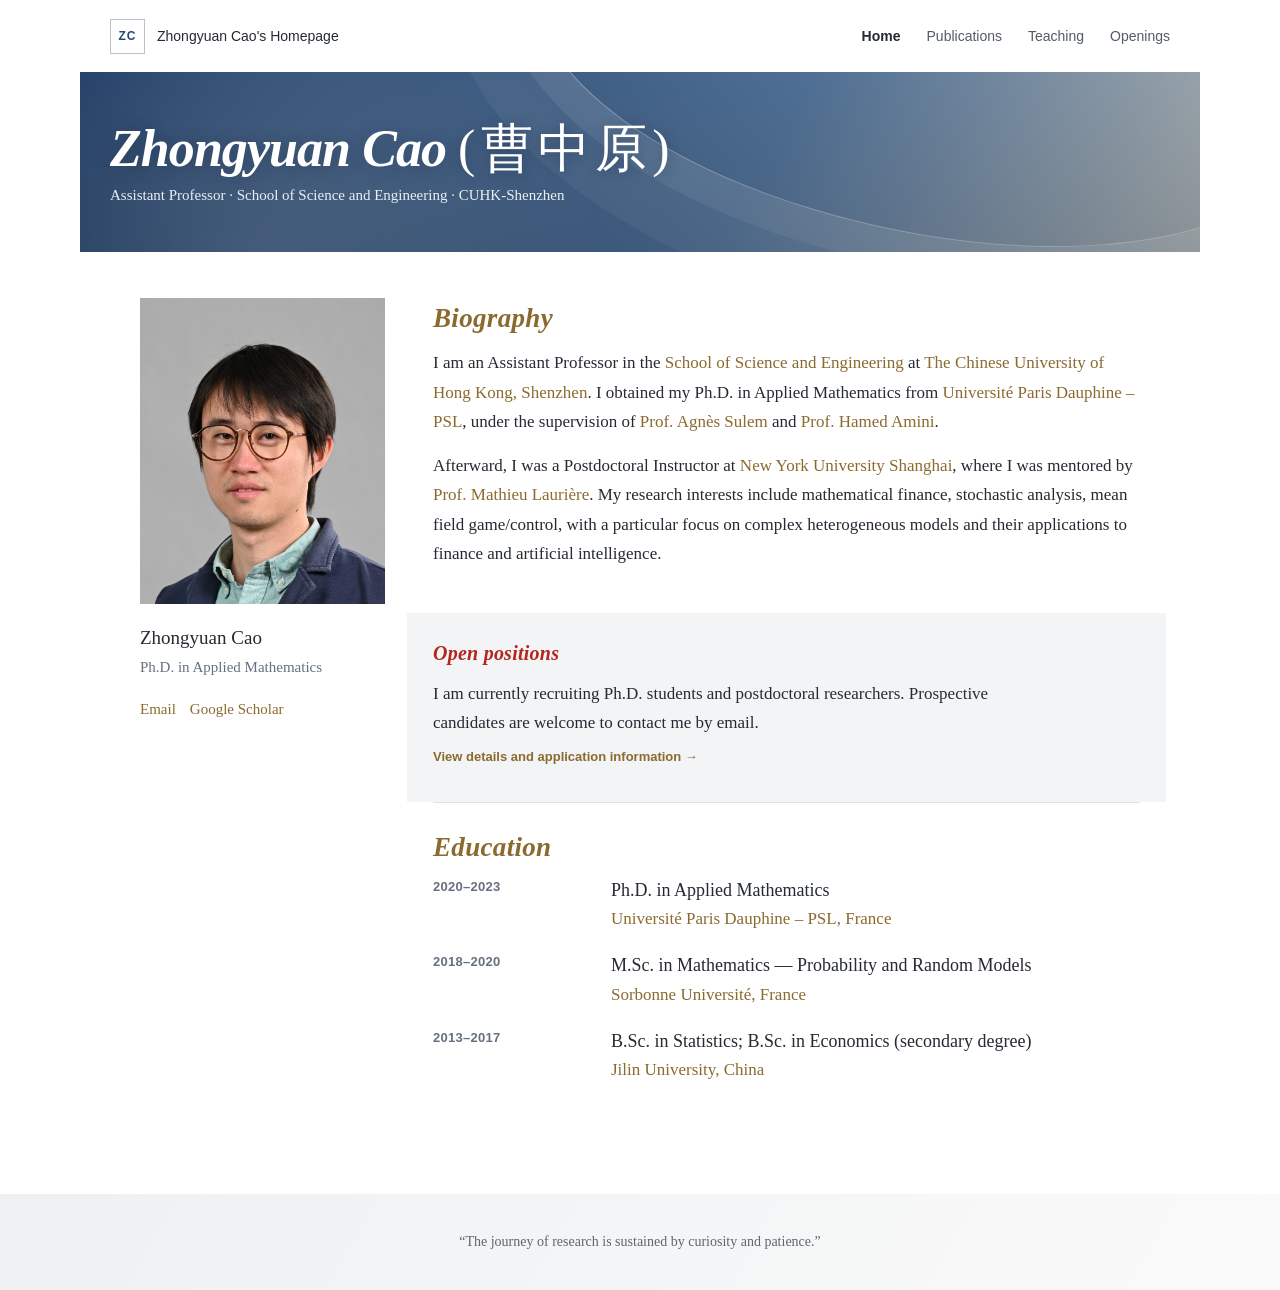
<file: index.html>
<!DOCTYPE html><html lang="en"><head><meta charSet="utf-8"/><meta name="viewport" content="width=device-width, initial-scale=1"/><link rel="preload" href="/profile-000.jpg" as="image"/><link rel="stylesheet" href="/_next/static/css/index.tX0Qceto.css" data-rsc-css-href="/_next/static/css/index.tX0Qceto.css" data-precedence="vite-rsc/importer-resources"/><link rel="modulepreload" fetchPriority="low" href="/_next/static/chunks/index-CrcLUwCl.js"/><script src="/_next/static/chunks/rolldown-runtime-C60lm6uB.js" type="module" async=""></script><script src="/_next/static/chunks/framework-D_rUT4EX.js" type="module" async=""></script><link rel="modulepreload" href="/_next/static/chunks/layout-segment-context-CQhmjbFq.js" crossorigin=""/><title>Zhongyuan Cao · Applied Mathematics</title><meta name="description" content="Academic homepage of Zhongyuan Cao, Assistant Professor at CUHK-Shenzhen."/><meta property="og:title" content="Zhongyuan Cao · Applied Mathematics"/><meta property="og:description" content="Mean field games, systemic risk, financial networks, and mathematical control."/><meta property="og:url" content="https://zhyuancao.github.io"/><meta property="og:site_name" content="Zhongyuan Cao&#x27;s Homepage"/><meta property="og:type" content="website"/><meta property="og:image" content="https://zhyuancao.github.io/og.png"/><meta property="og:image:width" content="1536"/><meta property="og:image:height" content="1024"/><meta property="og:image:alt" content="Zhongyuan Cao academic homepage"/><meta name="twitter:card" content="summary_large_image"/><meta name="twitter:title" content="Zhongyuan Cao · Applied Mathematics"/><meta name="twitter:description" content="Mean field games, systemic risk, financial networks, and mathematical control."/><meta name="twitter:image" content="https://zhyuancao.github.io/og.png"/><script>Object.assign(((self[Symbol.for("vinext.navigationRuntime")]??={bootstrap:{routeManifest:null},functions:{}}).bootstrap.rsc??={rsc:[]}),{params:{},nav:{"pathname":"/","searchParams":[]}})</script><link rel="modulepreload" href="/_next/static/chunks/index-CrcLUwCl.js" />
</head><body><main><header class="site-header"><a class="brand" href="/" aria-label="Zhongyuan Cao homepage"><span class="brand-mark">ZC</span><span>Zhongyuan Cao&#x27;s Homepage</span></a><nav aria-label="Primary navigation"><a href="/">Home</a><a href="/publications/">Publications</a><a href="/teaching/">Teaching</a><a href="/openings/">Openings</a></nav></header><section class="hero" id="home"><div class="hero-lines" aria-hidden="true"></div><div class="hero-inner"><h1>Zhongyuan Cao <span class="chinese-name">(曹中原)</span></h1><p>Assistant Professor · School of Science and Engineering · CUHK-Shenzhen</p></div></section><div class="page-shell"><aside class="profile-card" aria-label="Contact information"><img src="/profile-000.jpg" alt="Portrait of Zhongyuan Cao"/><h2>Zhongyuan Cao</h2><p>Ph.D. in Applied Mathematics</p><div class="profile-links"><a href="mailto:caozhongyuan@cuhk.edu.cn">Email</a><a href="https://scholar.google.com/citations?user=N2GdiJMAAAAJ&amp;hl=en" target="_blank" rel="noreferrer">Google Scholar</a></div></aside><div class="content-column"><section class="content-section intro"><h2>Biography</h2><p>I am an Assistant Professor in the<!-- --> <a href="https://sse.cuhk.edu.cn/en" target="_blank" rel="noreferrer">School of Science and Engineering</a> <!-- -->at<!-- --> <a href="https://www.cuhk.edu.cn/en" target="_blank" rel="noreferrer">The Chinese University of Hong Kong, Shenzhen</a>. I obtained my Ph.D. in Applied Mathematics from<!-- --> <a href="https://dauphine.psl.eu/en/" target="_blank" rel="noreferrer">Université Paris Dauphine – PSL</a>, under the supervision of<!-- --> <a href="https://www.rocq.inria.fr/mathfi/Sulem.html" target="_blank" rel="noreferrer">Prof. Agnès Sulem</a> <!-- -->and<!-- --> <a href="https://faculty.eng.ufl.edu/amini/" target="_blank" rel="noreferrer">Prof. Hamed Amini</a>.</p><p>Afterward, I was a Postdoctoral Instructor at<!-- --> <a href="https://shanghai.nyu.edu/" target="_blank" rel="noreferrer">New York University Shanghai</a>, where I was mentored by<!-- --> <a href="https://shanghai.nyu.edu/academics/faculty/directory/mathieu-lauriere" target="_blank" rel="noreferrer">Prof. Mathieu Laurière</a>.<!-- --> <!-- -->My research interests include mathematical finance, stochastic analysis, mean field game/control, with a particular focus on complex heterogeneous models and their applications to finance and artificial intelligence.</p></section><section class="content-section soft-section recruitment"><h2>Open positions</h2><p>I am currently recruiting Ph.D. students and postdoctoral researchers. Prospective candidates are welcome to contact me by email.</p><a class="opening-link" href="/openings/">View details and application information →</a></section><section class="content-section" id="education"><h2>Education</h2><div class="timeline"><article><time>2020–2023</time><div><h3>Ph.D. in Applied Mathematics</h3><p><a href="https://dauphine.psl.eu/en/" target="_blank" rel="noreferrer">Université Paris Dauphine – PSL, France</a></p></div></article><article><time>2018–2020</time><div><h3>M.Sc. in Mathematics — Probability and Random Models</h3><p><a href="https://www.sorbonne-universite.fr/en" target="_blank" rel="noreferrer">Sorbonne Université, France</a></p></div></article><article><time>2013–2017</time><div><h3>B.Sc. in Statistics; B.Sc. in Economics (secondary degree)</h3><p><a href="https://global.jlu.edu.cn/" target="_blank" rel="noreferrer">Jilin University, China</a></p></div></article></div></section></div></div><footer><p>“The journey of research is sustained by curiosity and patience.”</p></footer></main><script type="module" src="/_next/static/chunks/index-CrcLUwCl.js" id="_R_" async=""></script><script>((self[Symbol.for("vinext.navigationRuntime")]??={bootstrap:{routeManifest:null},functions:{}}).bootstrap.rsc??={rsc:[]}).rsc.push("0:{\"page:/\":\"$L1\",\"layout:/\":\"$L2\",\"route:/\":\"$L3\",\"__route\":\"route:/\",\"__interceptionContext\":null,\"__layoutIds\":[\"layout:/\"],\"__rootLayout\":\"/\",\"__bfcacheSegmentIdentities\":{\"layout:/\":\"[\\\"layout\\\",\\\"layout:/\\\",\\\"root-boundary:/\\\",\\\"\\\"]\",\"page:/\":\"[\\\"page\\\",\\\"page:/\\\",\\\"root-boundary:/\\\",\\\"\\\"]\"},\"__srcPage\":[\"page\"],\"__layoutFlags\":{\"layout:/\":\"s\"},\"__artifactCompatibility\":{\"schemaVersion\":1,\"graphVersion\":\"app-route-graph:1177fd80f83fa7b0\",\"deploymentVersion\":\"fe59cb3f-4dbb-4440-8f34-43a5b59ce64c\",\"appElementsSchemaVersion\":1,\"rscPayloadSchemaVersion\":1,\"rootBoundaryId\":\"/\",\"renderEpoch\":null}}\n")</script><script>((self[Symbol.for("vinext.navigationRuntime")]??={bootstrap:{routeManifest:null},functions:{}}).bootstrap.rsc??={rsc:[]}).rsc.push("4:I[\"106fba514549\",[],\"Children\",1]\n")</script><script>((self[Symbol.for("vinext.navigationRuntime")]??={bootstrap:{routeManifest:null},functions:{}}).bootstrap.rsc??={rsc:[]}).rsc.push("5:I[\"a7a01cbf69cb\",[],\"GlobalErrorBoundary\",1]\n")</script><script>((self[Symbol.for("vinext.navigationRuntime")]??={bootstrap:{routeManifest:null},functions:{}}).bootstrap.rsc??={rsc:[]}).rsc.push("6:I[\"4233bc79d7ec\",[],\"default\",1]\n")</script><script>((self[Symbol.for("vinext.navigationRuntime")]??={bootstrap:{routeManifest:null},functions:{}}).bootstrap.rsc??={rsc:[]}).rsc.push("7:I[\"a7a01cbf69cb\",[],\"ErrorBoundary\",1]\n")</script><script>((self[Symbol.for("vinext.navigationRuntime")]??={bootstrap:{routeManifest:null},functions:{}}).bootstrap.rsc??={rsc:[]}).rsc.push("8:I[\"f3c308c97452\",[],\"LayoutSegmentProvider\",1]\n")</script><script>((self[Symbol.for("vinext.navigationRuntime")]??={bootstrap:{routeManifest:null},functions:{}}).bootstrap.rsc??={rsc:[]}).rsc.push("9:I[\"106fba514549\",[],\"Slot\",1]\n")</script><script>((self[Symbol.for("vinext.navigationRuntime")]??={bootstrap:{routeManifest:null},functions:{}}).bootstrap.rsc??={rsc:[]}).rsc.push("a:I[\"a7a01cbf69cb\",[],\"NotFoundBoundary\",1]\n")</script><script>((self[Symbol.for("vinext.navigationRuntime")]??={bootstrap:{routeManifest:null},functions:{}}).bootstrap.rsc??={rsc:[]}).rsc.push("b:I[\"c96de50483e6\",[],\"AppRouterScrollTarget\",1]\n")</script><script>((self[Symbol.for("vinext.navigationRuntime")]??={bootstrap:{routeManifest:null},functions:{}}).bootstrap.rsc??={rsc:[]}).rsc.push("c:I[\"a7a01cbf69cb\",[],\"RedirectBoundary\",1]\n")</script><script>((self[Symbol.for("vinext.navigationRuntime")]??={bootstrap:{routeManifest:null},functions:{}}).bootstrap.rsc??={rsc:[]}).rsc.push(":HL[\"/_next/static/css/index.tX0Qceto.css\",\"style\"     ]\n")</script><script>((self[Symbol.for("vinext.navigationRuntime")]??={bootstrap:{routeManifest:null},functions:{}}).bootstrap.rsc??={rsc:[]}).rsc.push("2:[[[\"$\",\"link\",\"css:/_next/static/css/index.tX0Qceto.css\",{\"rel\":\"stylesheet\",\"precedence\":\"vite-rsc/importer-resources\",\"href\":\"/_next/static/css/index.tX0Qceto.css\",\"data-rsc-css-href\":\"/_next/static/css/index.tX0Qceto.css\"}],\"$undefined\"],[\"$\",\"html\",null,{\"lang\":\"en\",\"children\":[\"$\",\"body\",null,{\"children\":[\"$\",\"$L4\",null,{}]}]}]]\n")</script><script>((self[Symbol.for("vinext.navigationRuntime")]??={bootstrap:{routeManifest:null},functions:{}}).bootstrap.rsc??={rsc:[]}).rsc.push("3:[[[\"$\",\"meta\",null,{\"charSet\":\"utf-8\"}],[[\"$\",\"title\",\"0\",{\"children\":\"Zhongyuan Cao · Applied Mathematics\"}],[\"$\",\"meta\",\"1\",{\"name\":\"description\",\"content\":\"Academic homepage of Zhongyuan Cao, Assistant Professor at CUHK-Shenzhen.\"}],[\"$\",\"meta\",\"2\",{\"property\":\"og:title\",\"content\":\"Zhongyuan Cao · Applied Mathematics\"}],[\"$\",\"meta\",\"3\",{\"property\":\"og:description\",\"content\":\"Mean field games, systemic risk, financial networks, and mathematical control.\"}],[\"$\",\"meta\",\"4\",{\"property\":\"og:url\",\"content\":\"https://zhyuancao.github.io\"}],[\"$\",\"meta\",\"5\",{\"property\":\"og:site_name\",\"content\":\"Zhongyuan Cao's Homepage\"}],[\"$\",\"meta\",\"6\",{\"property\":\"og:type\",\"content\":\"website\"}],[\"$\",\"meta\",\"7\",{\"property\":\"og:image\",\"content\":\"https://zhyuancao.github.io/og.png\"}],[\"$\",\"meta\",\"8\",{\"property\":\"og:image:width\",\"content\":\"1536\"}],[\"$\",\"meta\",\"9\",{\"property\":\"og:image:height\",\"content\":\"1024\"}],[\"$\",\"meta\",\"10\",{\"property\":\"og:image:alt\",\"content\":\"Zhongyuan Cao academic homepage\"}],[\"$\",\"meta\",\"11\",{\"name\":\"twitter:card\",\"content\":\"summary_large_image\"}],[\"$\",\"meta\",\"12\",{\"name\":\"twitter:title\",\"content\":\"Zhongyuan Cao · Applied Mathematics\"}],[\"$\",\"meta\",\"13\",{\"name\":\"twitter:description\",\"content\":\"Mean field games, systemic risk, financial networks, and mathematical control.\"}],[\"$\",\"meta\",\"14\",{\"name\":\"twitter:image\",\"content\":\"https://zhyuancao.github.io/og.png\"}]],[[\"$\",\"meta\",\"0\",{\"name\":\"viewport\",\"content\":\"width=device-width, initial-scale=1\"}]]],[\"$\",\"$L5\",null,{\"fallback\":\"$6\",\"children\":[\"$\",\"$L7\",null,{\"fallback\":\"$6\",\"children\":[\"$\",\"$L8\",null,{\"providerId\":\"layout:/\",\"segmentMap\":{\"children\":[]},\"children\":[\"$\",\"$L9\",null,{\"id\":\"layout:/\",\"parallelSlots\":\"$undefined\",\"children\":[\"$\",\"$La\",null,{\"resetKey\":\"\",\"fallback\":[[\"$\",\"title\",null,{\"children\":\"404: This page could not be found.\"}],[\"$\",\"div\",null,{\"style\":{\"fontFamily\":\"system-ui,\\\"Segoe UI\\\",Roboto,Helvetica,Arial,sans-serif,\\\"Apple Color Emoji\\\",\\\"Segoe UI Emoji\\\"\",\"height\":\"100vh\",\"textAlign\":\"center\",\"display\":\"flex\",\"flexDirection\":\"column\",\"alignItems\":\"center\",\"justifyContent\":\"center\"},\"children\":[\"$\",\"div\",null,{\"children\":[[\"$\",\"style\",null,{\"dangerouslySetInnerHTML\":{\"__html\":\"body{color:#000;background:#fff;margin:0}.next-error-h1{border-right:1px solid rgba(0,0,0,.3)}@media (prefers-color-scheme:dark){body{color:#fff;background:#000}.next-error-h1{border-right:1px solid rgba(255,255,255,.3)}}\"}}],[\"$\",\"h1\",null,{\"className\":\"next-error-h1\",\"style\":{\"display\":\"inline-block\",\"margin\":\"0 20px 0 0\",\"padding\":\"0 23px 0 0\",\"fontSize\":24,\"fontWeight\":500,\"verticalAlign\":\"top\",\"lineHeight\":\"49px\"},\"children\":404}],[\"$\",\"div\",null,{\"style\":{\"display\":\"inline-block\"},\"children\":[\"$\",\"h2\",null,{\"style\":{\"fontSize\":14,\"fontWeight\":400,\"lineHeight\":\"49px\",\"margin\":0},\"children\":\"This page could not be found.\"}]}]]}]}]],\"children\":[\"$\",\"$Lb\",null,{\"children\":[\"$\",\"$Lc\",null,{\"children\":[[\"$\",\"$L8\",null,{\"providerId\":\"page:/\",\"segmentMap\":{\"children\":[\"__PAGE__\"]},\"children\":[\"$\",\"$L9\",null,{\"id\":\"page:/\"}]}],null]}]}]}]}]}]}]}],null,null]\n")</script><script>((self[Symbol.for("vinext.navigationRuntime")]??={bootstrap:{routeManifest:null},functions:{}}).bootstrap.rsc??={rsc:[]}).rsc.push(":HL[\"/profile-000.jpg\",\"image\"]\n")</script><script>((self[Symbol.for("vinext.navigationRuntime")]??={bootstrap:{routeManifest:null},functions:{}}).bootstrap.rsc??={rsc:[]}).rsc.push("1:[\"$\",\"main\",null,{\"children\":[[\"$\",\"header\",null,{\"className\":\"site-header\",\"children\":[[\"$\",\"a\",null,{\"className\":\"brand\",\"href\":\"/\",\"aria-label\":\"Zhongyuan Cao homepage\",\"children\":[[\"$\",\"span\",null,{\"className\":\"brand-mark\",\"children\":\"ZC\"}],[\"$\",\"span\",null,{\"children\":\"Zhongyuan Cao's Homepage\"}]]}],[\"$\",\"nav\",null,{\"aria-label\":\"Primary navigation\",\"children\":[[\"$\",\"a\",null,{\"href\":\"/\",\"children\":\"Home\"}],[\"$\",\"a\",null,{\"href\":\"/publications/\",\"children\":\"Publications\"}],[\"$\",\"a\",null,{\"href\":\"/teaching/\",\"children\":\"Teaching\"}],[\"$\",\"a\",null,{\"href\":\"/openings/\",\"children\":\"Openings\"}]]}]]}],[\"$\",\"section\",null,{\"className\":\"hero\",\"id\":\"home\",\"children\":[[\"$\",\"div\",null,{\"className\":\"hero-lines\",\"aria-hidden\":\"true\"}],[\"$\",\"div\",null,{\"className\":\"hero-inner\",\"children\":[[\"$\",\"h1\",null,{\"children\":[\"Zhongyuan Cao \",[\"$\",\"span\",null,{\"className\":\"chinese-name\",\"children\":\"(曹中原)\"}]]}],[\"$\",\"p\",null,{\"children\":\"Assistant Professor · School of Science and Engineering · CUHK-Shenzhen\"}]]}]]}],[\"$\",\"div\",null,{\"className\":\"page-shell\",\"children\":[[\"$\",\"aside\",null,{\"className\":\"profile-card\",\"aria-label\":\"Contact information\",\"children\":[[\"$\",\"img\",null,{\"src\":\"/profile-000.jpg\",\"alt\":\"Portrait of Zhongyuan Cao\"}],[\"$\",\"h2\",null,{\"children\":\"Zhongyuan Cao\"}],[\"$\",\"p\",null,{\"children\":\"Ph.D. in Applied Mathematics\"}],[\"$\",\"div\",null,{\"className\":\"profile-links\",\"children\":[[\"$\",\"a\",null,{\"href\":\"mailto:caozhongyuan@cuhk.edu.cn\",\"children\":\"Email\"}],[\"$\",\"a\",null,{\"href\":\"https://scholar.google.com/citations?user=N2GdiJMAAAAJ\u0026hl=en\",\"target\":\"_blank\",\"rel\":\"noreferrer\",\"children\":\"Google Scholar\"}]]}]]}],[\"$\",\"div\",null,{\"className\":\"content-column\",\"children\":[[\"$\",\"section\",null,{\"className\":\"content-section intro\",\"children\":[[\"$\",\"h2\",null,{\"children\":\"Biography\"}],[\"$\",\"p\",null,{\"children\":[\"I am an Assistant Professor in the\",\" \",[\"$\",\"a\",null,{\"href\":\"https://sse.cuhk.edu.cn/en\",\"target\":\"_blank\",\"rel\":\"noreferrer\",\"children\":\"School of Science and Engineering\"}],\" \",\"at\",\" \",[\"$\",\"a\",null,{\"href\":\"https://www.cuhk.edu.cn/en\",\"target\":\"_blank\",\"rel\":\"noreferrer\",\"children\":\"The Chinese University of Hong Kong, Shenzhen\"}],\". I obtained my Ph.D. in Applied Mathematics from\",\" \",[\"$\",\"a\",null,{\"href\":\"https://dauphine.psl.eu/en/\",\"target\":\"_blank\",\"rel\":\"noreferrer\",\"children\":\"Université Paris Dauphine – PSL\"}],\", under the supervision of\",\" \",[\"$\",\"a\",null,{\"href\":\"https://www.rocq.inria.fr/mathfi/Sulem.html\",\"target\":\"_blank\",\"rel\":\"noreferrer\",\"children\":\"Prof. Agnès Sulem\"}],\" \",\"and\",\" \",[\"$\",\"a\",null,{\"href\":\"https://faculty.eng.ufl.edu/amini/\",\"target\":\"_blank\",\"rel\":\"noreferrer\",\"children\":\"Prof. Hamed Amini\"}],\".\"]}],[\"$\",\"p\",null,{\"children\":[\"Afterward, I was a Postdoctoral Instructor at\",\" \",[\"$\",\"a\",null,{\"href\":\"https://shanghai.nyu.edu/\",\"target\":\"_blank\",\"rel\":\"noreferrer\",\"children\":\"New York University Shanghai\"}],\", where I was mentored by\",\" \",[\"$\",\"a\",null,{\"href\":\"https://shanghai.nyu.edu/academics/faculty/directory/mathieu-lauriere\",\"target\":\"_blank\",\"rel\":\"noreferrer\",\"children\":\"Prof. Mathieu Laurière\"}],\".\",\" \",\"My research interests include mathematical finance, stochastic analysis, mean field game/control, with a particular focus on complex heterogeneous models and their applications to finance and artificial intelligence.\"]}]]}],[\"$\",\"section\",null,{\"className\":\"content-section soft-section recruitment\",\"children\":[[\"$\",\"h2\",null,{\"children\":\"Open positions\"}],[\"$\",\"p\",null,{\"children\":\"I am currently recruiting Ph.D. students and postdoctoral researchers. Prospective candidates are welcome to contact me by email.\"}],[\"$\",\"a\",null,{\"className\":\"opening-link\",\"href\":\"/openings/\",\"children\":\"View details and application information →\"}]]}],[\"$\",\"section\",null,{\"className\":\"content-section\",\"id\":\"education\",\"children\":[[\"$\",\"h2\",null,{\"children\":\"Education\"}],[\"$\",\"div\",null,{\"className\":\"timeline\",\"children\":[[\"$\",\"article\",\"Ph.D. in Applied Mathematics\",{\"children\":[[\"$\",\"time\",null,{\"children\":\"2020–2023\"}],[\"$\",\"div\",null,{\"children\":[[\"$\",\"h3\",null,{\"children\":\"Ph.D. in Applied Mathematics\"}],[\"$\",\"p\",null,{\"children\":[\"$\",\"a\",null,{\"href\":\"https://dauphine.psl.eu/en/\",\"target\":\"_blank\",\"rel\":\"noreferrer\",\"children\":\"Université Paris Dauphine – PSL, France\"}]}]]}]]}],[\"$\",\"article\",\"M.Sc. in Mathematics — Probability and Random Models\",{\"children\":[[\"$\",\"time\",null,{\"children\":\"2018–2020\"}],\"$Ld\"]}],\"$Le\"]}]]}]]}]]}],\"$Lf\"]}]\n")</script><script>((self[Symbol.for("vinext.navigationRuntime")]??={bootstrap:{routeManifest:null},functions:{}}).bootstrap.rsc??={rsc:[]}).rsc.push("d:[\"$\",\"div\",null,{\"children\":[[\"$\",\"h3\",null,{\"children\":\"M.Sc. in Mathematics — Probability and Random Models\"}],[\"$\",\"p\",null,{\"children\":[\"$\",\"a\",null,{\"href\":\"https://www.sorbonne-universite.fr/en\",\"target\":\"_blank\",\"rel\":\"noreferrer\",\"children\":\"Sorbonne Université, France\"}]}]]}]\n")</script><script>((self[Symbol.for("vinext.navigationRuntime")]??={bootstrap:{routeManifest:null},functions:{}}).bootstrap.rsc??={rsc:[]}).rsc.push("e:[\"$\",\"article\",\"B.Sc. in Statistics; B.Sc. in Economics (secondary degree)\",{\"children\":[[\"$\",\"time\",null,{\"children\":\"2013–2017\"}],[\"$\",\"div\",null,{\"children\":[[\"$\",\"h3\",null,{\"children\":\"B.Sc. in Statistics; B.Sc. in Economics (secondary degree)\"}],[\"$\",\"p\",null,{\"children\":[\"$\",\"a\",null,{\"href\":\"https://global.jlu.edu.cn/\",\"target\":\"_blank\",\"rel\":\"noreferrer\",\"children\":\"Jilin University, China\"}]}]]}]]}]\n")</script><script>((self[Symbol.for("vinext.navigationRuntime")]??={bootstrap:{routeManifest:null},functions:{}}).bootstrap.rsc??={rsc:[]}).rsc.push("f:[\"$\",\"footer\",null,{\"children\":[\"$\",\"p\",null,{\"children\":\"“The journey of research is sustained by curiosity and patience.”\"}]}]\n")</script><script>Object.assign(((self[Symbol.for("vinext.navigationRuntime")]??={bootstrap:{routeManifest:null},functions:{}}).bootstrap.rsc??={rsc:[]}),{"initialCacheKind":"static"});((self[Symbol.for("vinext.navigationRuntime")]??={bootstrap:{routeManifest:null},functions:{}}).bootstrap.rsc??={rsc:[]}).done=true</script></body></html>
</file>
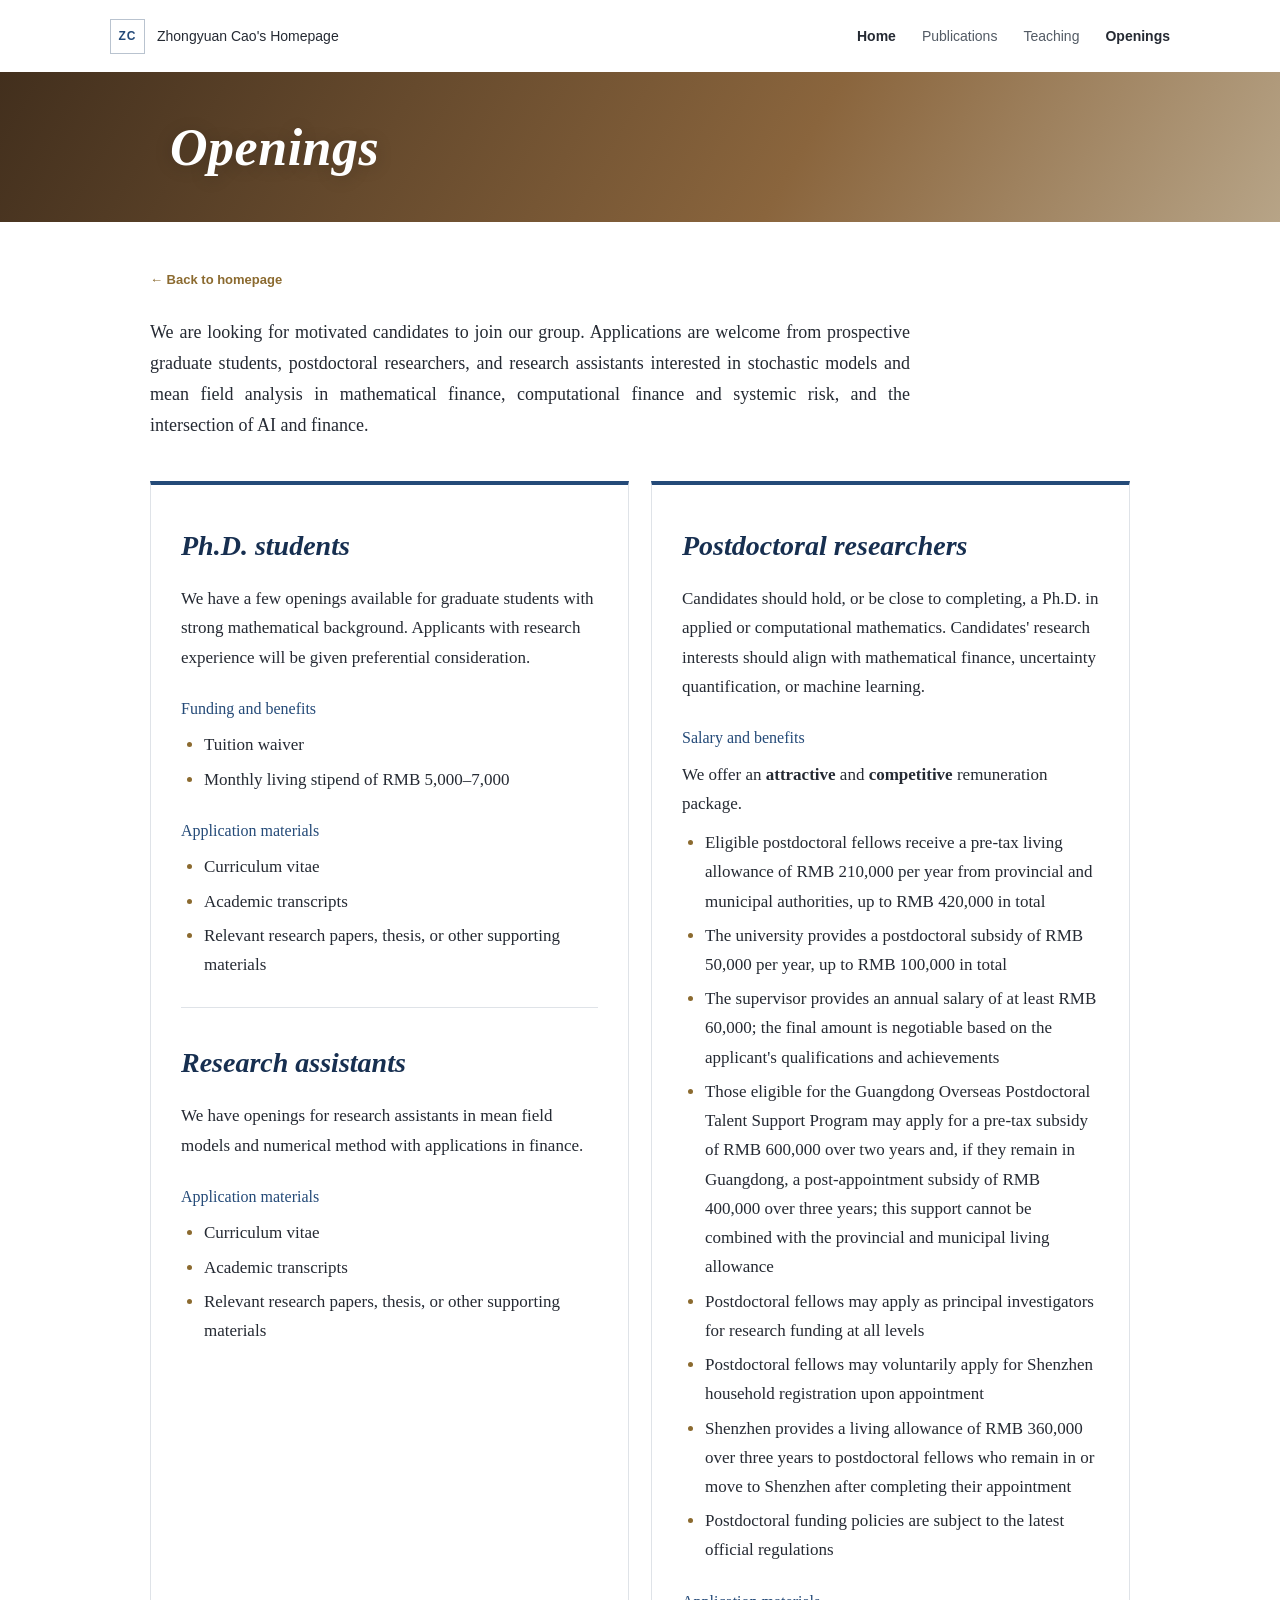
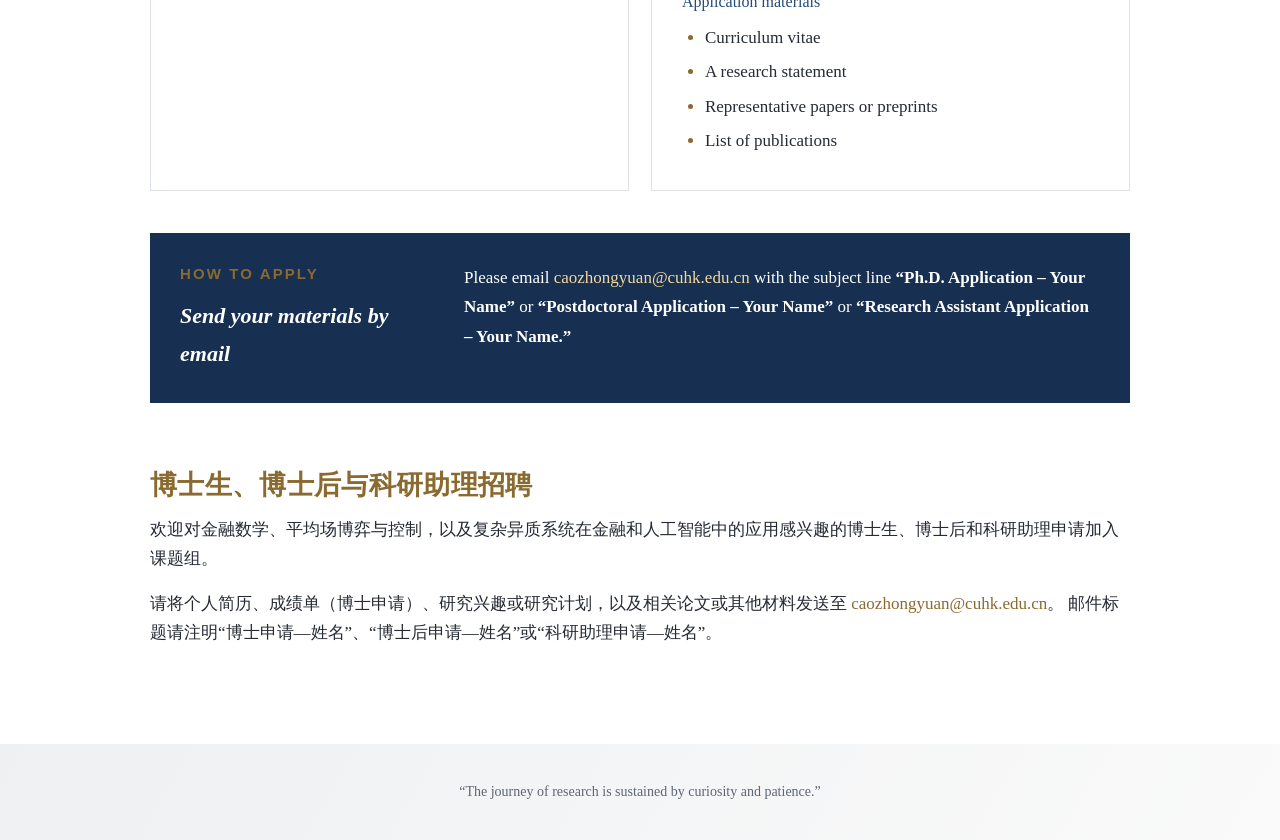
<file: openings/index.html>
<!DOCTYPE html><html lang="en"><head><meta charSet="utf-8"/><meta name="viewport" content="width=device-width, initial-scale=1"/><link rel="stylesheet" href="/_next/static/css/index.tX0Qceto.css" data-rsc-css-href="/_next/static/css/index.tX0Qceto.css" data-precedence="vite-rsc/importer-resources"/><link rel="modulepreload" fetchPriority="low" href="/_next/static/chunks/index-CrcLUwCl.js"/><script src="/_next/static/chunks/rolldown-runtime-C60lm6uB.js" type="module" async=""></script><script src="/_next/static/chunks/framework-D_rUT4EX.js" type="module" async=""></script><link rel="modulepreload" href="/_next/static/chunks/layout-segment-context-CQhmjbFq.js" crossorigin=""/><title>Openings · Zhongyuan Cao</title><meta name="description" content="Graduate, postdoctoral, and research assistant opportunities with Zhongyuan Cao at CUHK-Shenzhen."/><meta property="og:title" content="Zhongyuan Cao · Applied Mathematics"/><meta property="og:description" content="Mean field games, systemic risk, financial networks, and mathematical control."/><meta property="og:url" content="https://zhyuancao.github.io"/><meta property="og:site_name" content="Zhongyuan Cao&#x27;s Homepage"/><meta property="og:type" content="website"/><meta property="og:image" content="https://zhyuancao.github.io/og.png"/><meta property="og:image:width" content="1536"/><meta property="og:image:height" content="1024"/><meta property="og:image:alt" content="Zhongyuan Cao academic homepage"/><meta name="twitter:card" content="summary_large_image"/><meta name="twitter:title" content="Zhongyuan Cao · Applied Mathematics"/><meta name="twitter:description" content="Mean field games, systemic risk, financial networks, and mathematical control."/><meta name="twitter:image" content="https://zhyuancao.github.io/og.png"/><script>Object.assign(((self[Symbol.for("vinext.navigationRuntime")]??={bootstrap:{routeManifest:null},functions:{}}).bootstrap.rsc??={rsc:[]}),{params:{},nav:{"pathname":"/openings","searchParams":[]}})</script><link rel="modulepreload" href="/_next/static/chunks/index-CrcLUwCl.js" />
</head><body><main><header class="site-header"><a class="brand" href="/"><span class="brand-mark">ZC</span><span>Zhongyuan Cao&#x27;s Homepage</span></a><nav aria-label="Primary navigation"><a href="/">Home</a><a href="/publications/">Publications</a><a href="/teaching/">Teaching</a><a class="active" href="/openings/">Openings</a></nav></header><section class="subpage-hero openings-hero"><div><h1>Openings</h1></div></section><div class="subpage-shell openings-page"><a class="back-link" href="/">← Back to homepage</a><section class="opening-intro"><p class="opening-lead">We are looking for motivated candidates to join our group. Applications are welcome from prospective graduate students, postdoctoral researchers, and research assistants interested in stochastic models and mean field analysis in mathematical finance, computational finance and systemic risk, and the intersection of AI and finance.</p></section><div class="opening-grid"><section class="opening-card"><h2>Ph.D. students</h2><p>We have a few openings available for graduate students with strong mathematical background. Applicants with research experience will be given preferential consideration.</p><h3>Funding and benefits</h3><ul><li>Tuition waiver</li><li>Monthly living stipend of RMB 5,000–7,000</li></ul><h3>Application materials</h3><ul><li>Curriculum vitae</li><li>Academic transcripts</li><li>Relevant research papers, thesis, or other supporting materials</li></ul><div class="embedded-opening"><h2>Research assistants</h2><p>We have openings for research assistants in mean field models and numerical method with applications in finance.</p><h3>Application materials</h3><ul><li>Curriculum vitae</li><li>Academic transcripts</li><li>Relevant research papers, thesis, or other supporting materials</li></ul></div></section><section class="opening-card"><h2>Postdoctoral researchers</h2><p>Candidates should hold, or be close to completing, a Ph.D. in applied or computational mathematics. Candidates&#x27; research interests should align with mathematical finance, uncertainty quantification, or machine learning.</p><h3>Salary and benefits</h3><p class="benefits-intro">We offer an <strong>attractive</strong> and <strong>competitive</strong> remuneration package.</p><ul><li>Eligible postdoctoral fellows receive a pre-tax living allowance of RMB 210,000 per year from provincial and municipal authorities, up to RMB 420,000 in total</li><li>The university provides a postdoctoral subsidy of RMB 50,000 per year, up to RMB 100,000 in total</li><li>The supervisor provides an annual salary of at least RMB 60,000; the final amount is negotiable based on the applicant&#x27;s qualifications and achievements</li><li>Those eligible for the Guangdong Overseas Postdoctoral Talent Support Program may apply for a pre-tax subsidy of RMB 600,000 over two years and, if they remain in Guangdong, a post-appointment subsidy of RMB 400,000 over three years; this support cannot be combined with the provincial and municipal living allowance</li><li>Postdoctoral fellows may apply as principal investigators for research funding at all levels</li><li>Postdoctoral fellows may voluntarily apply for Shenzhen household registration upon appointment</li><li>Shenzhen provides a living allowance of RMB 360,000 over three years to postdoctoral fellows who remain in or move to Shenzhen after completing their appointment</li><li>Postdoctoral funding policies are subject to the latest official regulations</li></ul><h3>Application materials</h3><ul><li>Curriculum vitae</li><li>A research statement</li><li>Representative papers or preprints</li><li>List of publications</li></ul></section></div><section class="application-panel"><div><p class="opening-kicker">How to apply</p><h2>Send your materials by email</h2></div><div><p>Please email <a href="mailto:caozhongyuan@cuhk.edu.cn">caozhongyuan@cuhk.edu.cn</a> <!-- -->with the subject line <strong>“Ph.D. Application – Your Name”</strong> or<!-- --> <strong>“Postdoctoral Application – Your Name”</strong> or<!-- --> <strong>“Research Assistant Application – Your Name.”</strong></p></div></section><section class="content-section chinese-opening" lang="zh-Hans"><h2>博士生、博士后与科研助理招聘</h2><p>欢迎对金融数学、平均场博弈与控制，以及复杂异质系统在金融和人工智能中的应用感兴趣的博士生、博士后和科研助理申请加入课题组。</p><p>请将个人简历、成绩单（博士申请）、研究兴趣或研究计划，以及相关论文或其他材料发送至<a href="mailto:caozhongyuan@cuhk.edu.cn"> caozhongyuan@cuhk.edu.cn</a>。 邮件标题请注明“博士申请—姓名”、“博士后申请—姓名”或“科研助理申请—姓名”。</p></section></div><footer><p>“The journey of research is sustained by curiosity and patience.”</p></footer></main><script type="module" src="/_next/static/chunks/index-CrcLUwCl.js" id="_R_" async=""></script><script>((self[Symbol.for("vinext.navigationRuntime")]??={bootstrap:{routeManifest:null},functions:{}}).bootstrap.rsc??={rsc:[]}).rsc.push("0:{\"page:/openings\":\"$L1\",\"layout:/\":\"$L2\",\"route:/openings\":\"$L3\",\"__route\":\"route:/openings\",\"__interceptionContext\":null,\"__layoutIds\":[\"layout:/\"],\"__rootLayout\":\"/\",\"__bfcacheSegmentIdentities\":{\"layout:/\":\"[\\\"layout\\\",\\\"layout:/\\\",\\\"root-boundary:/\\\",\\\"\\\"]\",\"page:/openings\":\"[\\\"page\\\",\\\"page:/openings\\\",\\\"root-boundary:/\\\",\\\"[\\\\\\\"openings\\\\\\\"]\\\"]\"},\"__srcPage\":[\"openings\",\"page\"],\"__layoutFlags\":{\"layout:/\":\"s\"},\"__artifactCompatibility\":{\"schemaVersion\":1,\"graphVersion\":\"app-route-graph:b25cda5865dd60dc\",\"deploymentVersion\":\"fe59cb3f-4dbb-4440-8f34-43a5b59ce64c\",\"appElementsSchemaVersion\":1,\"rscPayloadSchemaVersion\":1,\"rootBoundaryId\":\"/\",\"renderEpoch\":null}}\n")</script><script>((self[Symbol.for("vinext.navigationRuntime")]??={bootstrap:{routeManifest:null},functions:{}}).bootstrap.rsc??={rsc:[]}).rsc.push("4:I[\"106fba514549\",[],\"Children\",1]\n")</script><script>((self[Symbol.for("vinext.navigationRuntime")]??={bootstrap:{routeManifest:null},functions:{}}).bootstrap.rsc??={rsc:[]}).rsc.push("5:I[\"a7a01cbf69cb\",[],\"GlobalErrorBoundary\",1]\n")</script><script>((self[Symbol.for("vinext.navigationRuntime")]??={bootstrap:{routeManifest:null},functions:{}}).bootstrap.rsc??={rsc:[]}).rsc.push("6:I[\"4233bc79d7ec\",[],\"default\",1]\n")</script><script>((self[Symbol.for("vinext.navigationRuntime")]??={bootstrap:{routeManifest:null},functions:{}}).bootstrap.rsc??={rsc:[]}).rsc.push("7:I[\"a7a01cbf69cb\",[],\"ErrorBoundary\",1]\n")</script><script>((self[Symbol.for("vinext.navigationRuntime")]??={bootstrap:{routeManifest:null},functions:{}}).bootstrap.rsc??={rsc:[]}).rsc.push("8:I[\"f3c308c97452\",[],\"LayoutSegmentProvider\",1]\n")</script><script>((self[Symbol.for("vinext.navigationRuntime")]??={bootstrap:{routeManifest:null},functions:{}}).bootstrap.rsc??={rsc:[]}).rsc.push("9:I[\"106fba514549\",[],\"Slot\",1]\n")</script><script>((self[Symbol.for("vinext.navigationRuntime")]??={bootstrap:{routeManifest:null},functions:{}}).bootstrap.rsc??={rsc:[]}).rsc.push("a:I[\"a7a01cbf69cb\",[],\"NotFoundBoundary\",1]\n")</script><script>((self[Symbol.for("vinext.navigationRuntime")]??={bootstrap:{routeManifest:null},functions:{}}).bootstrap.rsc??={rsc:[]}).rsc.push("b:I[\"c96de50483e6\",[],\"AppRouterScrollTarget\",1]\n")</script><script>((self[Symbol.for("vinext.navigationRuntime")]??={bootstrap:{routeManifest:null},functions:{}}).bootstrap.rsc??={rsc:[]}).rsc.push("c:I[\"a7a01cbf69cb\",[],\"RedirectBoundary\",1]\n")</script><script>((self[Symbol.for("vinext.navigationRuntime")]??={bootstrap:{routeManifest:null},functions:{}}).bootstrap.rsc??={rsc:[]}).rsc.push(":HL[\"/_next/static/css/index.tX0Qceto.css\",\"style\"     ]\n")</script><script>((self[Symbol.for("vinext.navigationRuntime")]??={bootstrap:{routeManifest:null},functions:{}}).bootstrap.rsc??={rsc:[]}).rsc.push("2:[[[\"$\",\"link\",\"css:/_next/static/css/index.tX0Qceto.css\",{\"rel\":\"stylesheet\",\"precedence\":\"vite-rsc/importer-resources\",\"href\":\"/_next/static/css/index.tX0Qceto.css\",\"data-rsc-css-href\":\"/_next/static/css/index.tX0Qceto.css\"}],\"$undefined\"],[\"$\",\"html\",null,{\"lang\":\"en\",\"children\":[\"$\",\"body\",null,{\"children\":[\"$\",\"$L4\",null,{}]}]}]]\n")</script><script>((self[Symbol.for("vinext.navigationRuntime")]??={bootstrap:{routeManifest:null},functions:{}}).bootstrap.rsc??={rsc:[]}).rsc.push("3:[[[\"$\",\"meta\",null,{\"charSet\":\"utf-8\"}],[[\"$\",\"title\",\"0\",{\"children\":\"Openings · Zhongyuan Cao\"}],[\"$\",\"meta\",\"1\",{\"name\":\"description\",\"content\":\"Graduate, postdoctoral, and research assistant opportunities with Zhongyuan Cao at CUHK-Shenzhen.\"}],[\"$\",\"meta\",\"2\",{\"property\":\"og:title\",\"content\":\"Zhongyuan Cao · Applied Mathematics\"}],[\"$\",\"meta\",\"3\",{\"property\":\"og:description\",\"content\":\"Mean field games, systemic risk, financial networks, and mathematical control.\"}],[\"$\",\"meta\",\"4\",{\"property\":\"og:url\",\"content\":\"https://zhyuancao.github.io\"}],[\"$\",\"meta\",\"5\",{\"property\":\"og:site_name\",\"content\":\"Zhongyuan Cao's Homepage\"}],[\"$\",\"meta\",\"6\",{\"property\":\"og:type\",\"content\":\"website\"}],[\"$\",\"meta\",\"7\",{\"property\":\"og:image\",\"content\":\"https://zhyuancao.github.io/og.png\"}],[\"$\",\"meta\",\"8\",{\"property\":\"og:image:width\",\"content\":\"1536\"}],[\"$\",\"meta\",\"9\",{\"property\":\"og:image:height\",\"content\":\"1024\"}],[\"$\",\"meta\",\"10\",{\"property\":\"og:image:alt\",\"content\":\"Zhongyuan Cao academic homepage\"}],[\"$\",\"meta\",\"11\",{\"name\":\"twitter:card\",\"content\":\"summary_large_image\"}],[\"$\",\"meta\",\"12\",{\"name\":\"twitter:title\",\"content\":\"Zhongyuan Cao · Applied Mathematics\"}],[\"$\",\"meta\",\"13\",{\"name\":\"twitter:description\",\"content\":\"Mean field games, systemic risk, financial networks, and mathematical control.\"}],[\"$\",\"meta\",\"14\",{\"name\":\"twitter:image\",\"content\":\"https://zhyuancao.github.io/og.png\"}]],[[\"$\",\"meta\",\"0\",{\"name\":\"viewport\",\"content\":\"width=device-width, initial-scale=1\"}]]],[\"$\",\"$L5\",null,{\"fallback\":\"$6\",\"children\":[\"$\",\"$L7\",null,{\"fallback\":\"$6\",\"children\":[\"$\",\"$L8\",null,{\"providerId\":\"layout:/\",\"segmentMap\":{\"children\":[\"openings\"]},\"children\":[\"$\",\"$L9\",null,{\"id\":\"layout:/\",\"parallelSlots\":\"$undefined\",\"children\":[\"$\",\"$La\",null,{\"resetKey\":\"openings\",\"fallback\":[[\"$\",\"title\",null,{\"children\":\"404: This page could not be found.\"}],[\"$\",\"div\",null,{\"style\":{\"fontFamily\":\"system-ui,\\\"Segoe UI\\\",Roboto,Helvetica,Arial,sans-serif,\\\"Apple Color Emoji\\\",\\\"Segoe UI Emoji\\\"\",\"height\":\"100vh\",\"textAlign\":\"center\",\"display\":\"flex\",\"flexDirection\":\"column\",\"alignItems\":\"center\",\"justifyContent\":\"center\"},\"children\":[\"$\",\"div\",null,{\"children\":[[\"$\",\"style\",null,{\"dangerouslySetInnerHTML\":{\"__html\":\"body{color:#000;background:#fff;margin:0}.next-error-h1{border-right:1px solid rgba(0,0,0,.3)}@media (prefers-color-scheme:dark){body{color:#fff;background:#000}.next-error-h1{border-right:1px solid rgba(255,255,255,.3)}}\"}}],[\"$\",\"h1\",null,{\"className\":\"next-error-h1\",\"style\":{\"display\":\"inline-block\",\"margin\":\"0 20px 0 0\",\"padding\":\"0 23px 0 0\",\"fontSize\":24,\"fontWeight\":500,\"verticalAlign\":\"top\",\"lineHeight\":\"49px\"},\"children\":404}],[\"$\",\"div\",null,{\"style\":{\"display\":\"inline-block\"},\"children\":[\"$\",\"h2\",null,{\"style\":{\"fontSize\":14,\"fontWeight\":400,\"lineHeight\":\"49px\",\"margin\":0},\"children\":\"This page could not be found.\"}]}]]}]}]],\"children\":[\"$\",\"$Lb\",null,{\"children\":[\"$\",\"$Lc\",null,{\"children\":[[\"$\",\"$L8\",null,{\"providerId\":\"page:/openings\",\"segmentMap\":{\"children\":[\"__PAGE__\"]},\"children\":[\"$\",\"$L9\",null,{\"id\":\"page:/openings\"}]}],null]}]}]}]}]}]}]}],null,null]\n")</script><script>((self[Symbol.for("vinext.navigationRuntime")]??={bootstrap:{routeManifest:null},functions:{}}).bootstrap.rsc??={rsc:[]}).rsc.push("1:[\"$\",\"main\",null,{\"children\":[[\"$\",\"header\",null,{\"className\":\"site-header\",\"children\":[[\"$\",\"a\",null,{\"className\":\"brand\",\"href\":\"/\",\"children\":[[\"$\",\"span\",null,{\"className\":\"brand-mark\",\"children\":\"ZC\"}],[\"$\",\"span\",null,{\"children\":\"Zhongyuan Cao's Homepage\"}]]}],[\"$\",\"nav\",null,{\"aria-label\":\"Primary navigation\",\"children\":[[\"$\",\"a\",null,{\"href\":\"/\",\"children\":\"Home\"}],[\"$\",\"a\",null,{\"href\":\"/publications/\",\"children\":\"Publications\"}],[\"$\",\"a\",null,{\"href\":\"/teaching/\",\"children\":\"Teaching\"}],[\"$\",\"a\",null,{\"className\":\"active\",\"href\":\"/openings/\",\"children\":\"Openings\"}]]}]]}],[\"$\",\"section\",null,{\"className\":\"subpage-hero openings-hero\",\"children\":[\"$\",\"div\",null,{\"children\":[\"$\",\"h1\",null,{\"children\":\"Openings\"}]}]}],[\"$\",\"div\",null,{\"className\":\"subpage-shell openings-page\",\"children\":[[\"$\",\"a\",null,{\"className\":\"back-link\",\"href\":\"/\",\"children\":\"← Back to homepage\"}],[\"$\",\"section\",null,{\"className\":\"opening-intro\",\"children\":[\"$\",\"p\",null,{\"className\":\"opening-lead\",\"children\":\"We are looking for motivated candidates to join our group. Applications are welcome from prospective graduate students, postdoctoral researchers, and research assistants interested in stochastic models and mean field analysis in mathematical finance, computational finance and systemic risk, and the intersection of AI and finance.\"}]}],[\"$\",\"div\",null,{\"className\":\"opening-grid\",\"children\":[[\"$\",\"section\",null,{\"className\":\"opening-card\",\"children\":[[\"$\",\"h2\",null,{\"children\":\"Ph.D. students\"}],[\"$\",\"p\",null,{\"children\":\"We have a few openings available for graduate students with strong mathematical background. Applicants with research experience will be given preferential consideration.\"}],[\"$\",\"h3\",null,{\"children\":\"Funding and benefits\"}],[\"$\",\"ul\",null,{\"children\":[[\"$\",\"li\",null,{\"children\":\"Tuition waiver\"}],[\"$\",\"li\",null,{\"children\":\"Monthly living stipend of RMB 5,000–7,000\"}]]}],[\"$\",\"h3\",null,{\"children\":\"Application materials\"}],[\"$\",\"ul\",null,{\"children\":[[\"$\",\"li\",null,{\"children\":\"Curriculum vitae\"}],[\"$\",\"li\",null,{\"children\":\"Academic transcripts\"}],[\"$\",\"li\",null,{\"children\":\"Relevant research papers, thesis, or other supporting materials\"}]]}],[\"$\",\"div\",null,{\"className\":\"embedded-opening\",\"children\":[[\"$\",\"h2\",null,{\"children\":\"Research assistants\"}],[\"$\",\"p\",null,{\"children\":\"We have openings for research assistants in mean field models and numerical method with applications in finance.\"}],[\"$\",\"h3\",null,{\"children\":\"Application materials\"}],[\"$\",\"ul\",null,{\"children\":[[\"$\",\"li\",null,{\"children\":\"Curriculum vitae\"}],[\"$\",\"li\",null,{\"children\":\"Academic transcripts\"}],[\"$\",\"li\",null,{\"children\":\"Relevant research papers, thesis, or other supporting materials\"}]]}]]}]]}],[\"$\",\"section\",null,{\"className\":\"opening-card\",\"children\":[[\"$\",\"h2\",null,{\"children\":\"Postdoctoral researchers\"}],[\"$\",\"p\",null,{\"children\":\"Candidates should hold, or be close to completing, a Ph.D. in applied or computational mathematics. Candidates' research interests should align with mathematical finance, uncertainty quantification, or machine learning.\"}],[\"$\",\"h3\",null,{\"children\":\"Salary and benefits\"}],[\"$\",\"p\",null,{\"className\":\"benefits-intro\",\"children\":[\"We offer an \",[\"$\",\"strong\",null,{\"children\":\"attractive\"}],\" and \",[\"$\",\"strong\",null,{\"children\":\"competitive\"}],\" remuneration package.\"]}],[\"$\",\"ul\",null,{\"children\":[[\"$\",\"li\",null,{\"children\":\"Eligible postdoctoral fellows receive a pre-tax living allowance of RMB 210,000 per year from provincial and municipal authorities, up to RMB 420,000 in total\"}],[\"$\",\"li\",null,{\"children\":\"The university provides a postdoctoral subsidy of RMB 50,000 per year, up to RMB 100,000 in total\"}],[\"$\",\"li\",null,{\"children\":\"The supervisor provides an annual salary of at least RMB 60,000; the final amount is negotiable based on the applicant's qualifications and achievements\"}],[\"$\",\"li\",null,{\"children\":\"Those eligible for the Guangdong Overseas Postdoctoral Talent Support Program may apply for a pre-tax subsidy of RMB 600,000 over two years and, if they remain in Guangdong, a post-appointment subsidy of RMB 400,000 over three years; this support cannot be combined with the provincial and municipal living allowance\"}],\"$Ld\",\"$Le\",\"$Lf\",\"$L10\"]}],\"$L11\",\"$L12\"]}]]}],\"$L13\",\"$L14\"]}],\"$L15\"]}]\n")</script><script>((self[Symbol.for("vinext.navigationRuntime")]??={bootstrap:{routeManifest:null},functions:{}}).bootstrap.rsc??={rsc:[]}).rsc.push("d:[\"$\",\"li\",null,{\"children\":\"Postdoctoral fellows may apply as principal investigators for research funding at all levels\"}]\n")</script><script>((self[Symbol.for("vinext.navigationRuntime")]??={bootstrap:{routeManifest:null},functions:{}}).bootstrap.rsc??={rsc:[]}).rsc.push("e:[\"$\",\"li\",null,{\"children\":\"Postdoctoral fellows may voluntarily apply for Shenzhen household registration upon appointment\"}]\n")</script><script>((self[Symbol.for("vinext.navigationRuntime")]??={bootstrap:{routeManifest:null},functions:{}}).bootstrap.rsc??={rsc:[]}).rsc.push("f:[\"$\",\"li\",null,{\"children\":\"Shenzhen provides a living allowance of RMB 360,000 over three years to postdoctoral fellows who remain in or move to Shenzhen after completing their appointment\"}]\n")</script><script>((self[Symbol.for("vinext.navigationRuntime")]??={bootstrap:{routeManifest:null},functions:{}}).bootstrap.rsc??={rsc:[]}).rsc.push("10:[\"$\",\"li\",null,{\"children\":\"Postdoctoral funding policies are subject to the latest official regulations\"}]\n")</script><script>((self[Symbol.for("vinext.navigationRuntime")]??={bootstrap:{routeManifest:null},functions:{}}).bootstrap.rsc??={rsc:[]}).rsc.push("11:[\"$\",\"h3\",null,{\"children\":\"Application materials\"}]\n")</script><script>((self[Symbol.for("vinext.navigationRuntime")]??={bootstrap:{routeManifest:null},functions:{}}).bootstrap.rsc??={rsc:[]}).rsc.push("12:[\"$\",\"ul\",null,{\"children\":[[\"$\",\"li\",null,{\"children\":\"Curriculum vitae\"}],[\"$\",\"li\",null,{\"children\":\"A research statement\"}],[\"$\",\"li\",null,{\"children\":\"Representative papers or preprints\"}],[\"$\",\"li\",null,{\"children\":\"List of publications\"}]]}]\n")</script><script>((self[Symbol.for("vinext.navigationRuntime")]??={bootstrap:{routeManifest:null},functions:{}}).bootstrap.rsc??={rsc:[]}).rsc.push("13:[\"$\",\"section\",null,{\"className\":\"application-panel\",\"children\":[[\"$\",\"div\",null,{\"children\":[[\"$\",\"p\",null,{\"className\":\"opening-kicker\",\"children\":\"How to apply\"}],[\"$\",\"h2\",null,{\"children\":\"Send your materials by email\"}]]}],[\"$\",\"div\",null,{\"children\":[\"$\",\"p\",null,{\"children\":[\"Please email \",[\"$\",\"a\",null,{\"href\":\"mailto:caozhongyuan@cuhk.edu.cn\",\"children\":\"caozhongyuan@cuhk.edu.cn\"}],\" \",\"with the subject line \",[\"$\",\"strong\",null,{\"children\":\"“Ph.D. Application – Your Name”\"}],\" or\",\" \",[\"$\",\"strong\",null,{\"children\":\"“Postdoctoral Application – Your Name”\"}],\" or\",\" \",[\"$\",\"strong\",null,{\"children\":\"“Research Assistant Application – Your Name.”\"}]]}]}]]}]\n")</script><script>((self[Symbol.for("vinext.navigationRuntime")]??={bootstrap:{routeManifest:null},functions:{}}).bootstrap.rsc??={rsc:[]}).rsc.push("14:[\"$\",\"section\",null,{\"className\":\"content-section chinese-opening\",\"lang\":\"zh-Hans\",\"children\":[[\"$\",\"h2\",null,{\"children\":\"博士生、博士后与科研助理招聘\"}],[\"$\",\"p\",null,{\"children\":\"欢迎对金融数学、平均场博弈与控制，以及复杂异质系统在金融和人工智能中的应用感兴趣的博士生、博士后和科研助理申请加入课题组。\"}],[\"$\",\"p\",null,{\"children\":[\"请将个人简历、成绩单（博士申请）、研究兴趣或研究计划，以及相关论文或其他材料发送至\",[\"$\",\"a\",null,{\"href\":\"mailto:caozhongyuan@cuhk.edu.cn\",\"children\":\" caozhongyuan@cuhk.edu.cn\"}],\"。 邮件标题请注明“博士申请—姓名”、“博士后申请—姓名”或“科研助理申请—姓名”。\"]}]]}]\n")</script><script>((self[Symbol.for("vinext.navigationRuntime")]??={bootstrap:{routeManifest:null},functions:{}}).bootstrap.rsc??={rsc:[]}).rsc.push("15:[\"$\",\"footer\",null,{\"children\":[\"$\",\"p\",null,{\"children\":\"“The journey of research is sustained by curiosity and patience.”\"}]}]\n")</script><script>Object.assign(((self[Symbol.for("vinext.navigationRuntime")]??={bootstrap:{routeManifest:null},functions:{}}).bootstrap.rsc??={rsc:[]}),{"initialCacheKind":"static"});((self[Symbol.for("vinext.navigationRuntime")]??={bootstrap:{routeManifest:null},functions:{}}).bootstrap.rsc??={rsc:[]}).done=true</script></body></html>
</file>
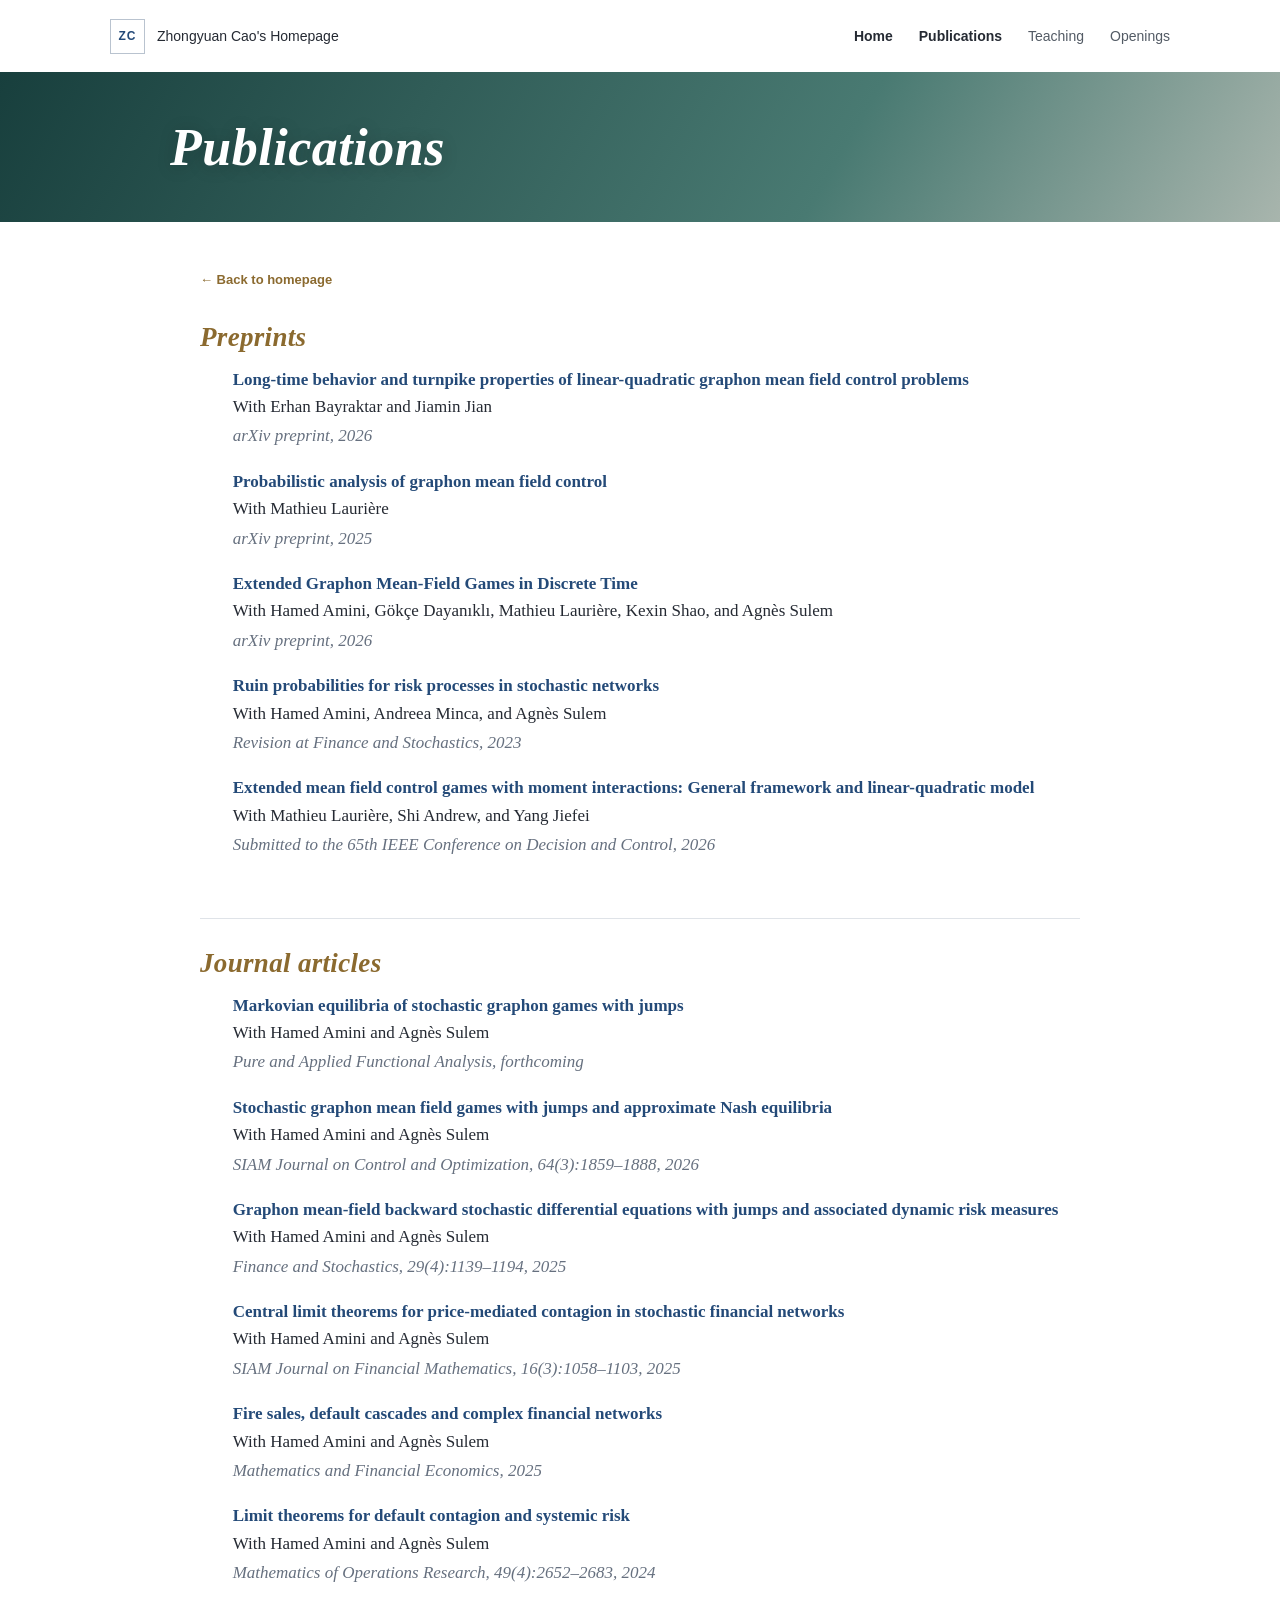
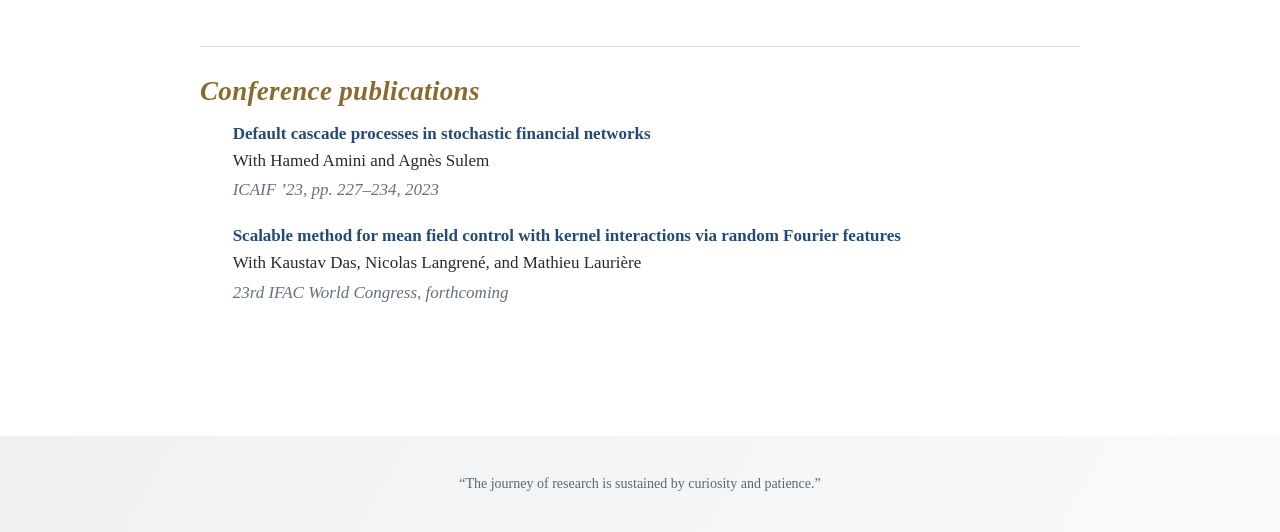
<file: publications/index.html>
<!DOCTYPE html><html lang="en"><head><meta charSet="utf-8"/><meta name="viewport" content="width=device-width, initial-scale=1"/><link rel="stylesheet" href="/_next/static/css/index.tX0Qceto.css" data-rsc-css-href="/_next/static/css/index.tX0Qceto.css" data-precedence="vite-rsc/importer-resources"/><link rel="modulepreload" fetchPriority="low" href="/_next/static/chunks/index-CrcLUwCl.js"/><script src="/_next/static/chunks/rolldown-runtime-C60lm6uB.js" type="module" async=""></script><script src="/_next/static/chunks/framework-D_rUT4EX.js" type="module" async=""></script><link rel="modulepreload" href="/_next/static/chunks/layout-segment-context-CQhmjbFq.js" crossorigin=""/><title>Publications · Zhongyuan Cao</title><meta name="description" content="Journal articles, conference papers, and preprints by Zhongyuan Cao."/><meta property="og:title" content="Zhongyuan Cao · Applied Mathematics"/><meta property="og:description" content="Mean field games, systemic risk, financial networks, and mathematical control."/><meta property="og:url" content="https://zhyuancao.github.io"/><meta property="og:site_name" content="Zhongyuan Cao&#x27;s Homepage"/><meta property="og:type" content="website"/><meta property="og:image" content="https://zhyuancao.github.io/og.png"/><meta property="og:image:width" content="1536"/><meta property="og:image:height" content="1024"/><meta property="og:image:alt" content="Zhongyuan Cao academic homepage"/><meta name="twitter:card" content="summary_large_image"/><meta name="twitter:title" content="Zhongyuan Cao · Applied Mathematics"/><meta name="twitter:description" content="Mean field games, systemic risk, financial networks, and mathematical control."/><meta name="twitter:image" content="https://zhyuancao.github.io/og.png"/><script>Object.assign(((self[Symbol.for("vinext.navigationRuntime")]??={bootstrap:{routeManifest:null},functions:{}}).bootstrap.rsc??={rsc:[]}),{params:{},nav:{"pathname":"/publications","searchParams":[]}})</script><link rel="modulepreload" href="/_next/static/chunks/index-CrcLUwCl.js" />
</head><body><main><header class="site-header"><a class="brand" href="/"><span class="brand-mark">ZC</span><span>Zhongyuan Cao&#x27;s Homepage</span></a><nav aria-label="Primary navigation"><a href="/">Home</a><a class="active" href="/publications/">Publications</a><a href="/teaching/">Teaching</a><a href="/openings/">Openings</a></nav></header><section class="subpage-hero publications-hero"><div><h1>Publications</h1></div></section><div class="subpage-shell"><a class="back-link" href="/">← Back to homepage</a><section class="content-section"><h2>Preprints</h2><ol class="publication-list"><li><p class="paper-title"><a href="https://arxiv.org/abs/2607.18000" target="_blank" rel="noreferrer">Long-time behavior and turnpike properties of linear-quadratic graphon mean field control problems</a></p><p>With Erhan Bayraktar and Jiamin Jian</p><p class="publication-venue">arXiv preprint, 2026</p></li><li><p class="paper-title"><a href="https://arxiv.org/abs/2505.19664" target="_blank" rel="noreferrer">Probabilistic analysis of graphon mean field control</a></p><p>With Mathieu Laurière</p><p class="publication-venue">arXiv preprint, 2025</p></li><li><p class="paper-title"><a href="https://arxiv.org/abs/2609.04737" target="_blank" rel="noreferrer">Extended Graphon Mean-Field Games in Discrete Time</a></p><p>With Hamed Amini, Gökçe Dayanıklı, Mathieu Laurière, Kexin Shao, and Agnès Sulem</p><p class="publication-venue">arXiv preprint, 2026</p></li><li><p class="paper-title"><a href="https://arxiv.org/abs/2302.06668" target="_blank" rel="noreferrer">Ruin probabilities for risk processes in stochastic networks</a></p><p>With Hamed Amini, Andreea Minca, and Agnès Sulem</p><p class="publication-venue">Revision at Finance and Stochastics, 2023</p></li><li><p class="paper-title"><a href="https://math.berkeley.edu/~andrewshi/pub/2026-IEEE-LQXMFCG" target="_blank" rel="noreferrer">Extended mean field control games with moment interactions: General framework and linear-quadratic model</a></p><p>With Mathieu Laurière, Shi Andrew, and Yang Jiefei</p><p class="publication-venue">Submitted to the 65th IEEE Conference on Decision and Control, 2026</p></li></ol></section><section class="content-section"><h2>Journal articles</h2><ol class="publication-list"><li><p class="paper-title"><a href="https://papers.ssrn.com/sol3/papers.cfm?abstract_id=5084740" target="_blank" rel="noreferrer">Markovian equilibria of stochastic graphon games with jumps</a></p><p>With Hamed Amini and Agnès Sulem</p><p class="publication-venue">Pure and Applied Functional Analysis, forthcoming</p></li><li><p class="paper-title"><a href="https://doi.org/10.1137/24M1709339" target="_blank" rel="noreferrer">Stochastic graphon mean field games with jumps and approximate Nash equilibria</a></p><p>With Hamed Amini and Agnès Sulem</p><p class="publication-venue">SIAM Journal on Control and Optimization, 64(3):1859–1888, 2026</p></li><li><p class="paper-title"><a href="https://doi.org/10.1007/s00780-025-00575-3" target="_blank" rel="noreferrer">Graphon mean-field backward stochastic differential equations with jumps and associated dynamic risk measures</a></p><p>With Hamed Amini and Agnès Sulem</p><p class="publication-venue">Finance and Stochastics, 29(4):1139–1194, 2025</p></li><li><p class="paper-title"><a href="https://doi.org/10.1137/24M1647655" target="_blank" rel="noreferrer">Central limit theorems for price-mediated contagion in stochastic financial networks</a></p><p>With Hamed Amini and Agnès Sulem</p><p class="publication-venue">SIAM Journal on Financial Mathematics, 16(3):1058–1103, 2025</p></li><li><p class="paper-title"><a href="https://doi.org/10.1007/s11579-024-00381-z" target="_blank" rel="noreferrer">Fire sales, default cascades and complex financial networks</a></p><p>With Hamed Amini and Agnès Sulem</p><p class="publication-venue">Mathematics and Financial Economics, 2025</p></li><li><p class="paper-title"><a href="https://doi.org/10.1287/moor.2021.0283" target="_blank" rel="noreferrer">Limit theorems for default contagion and systemic risk</a></p><p>With Hamed Amini and Agnès Sulem</p><p class="publication-venue">Mathematics of Operations Research, 49(4):2652–2683, 2024</p></li></ol></section><section class="content-section"><h2>Conference publications</h2><ol class="publication-list"><li><p class="paper-title"><a href="https://aminiha.github.io/#publications" target="_blank" rel="noreferrer">Default cascade processes in stochastic financial networks</a></p><p>With Hamed Amini and Agnès Sulem</p><p class="publication-venue">ICAIF ’23, pp. 227–234, 2023</p></li><li><p class="paper-title"><a href="https://arxiv.org/abs/2601.01175" target="_blank" rel="noreferrer">Scalable method for mean field control with kernel interactions via random Fourier features</a></p><p>With Kaustav Das, Nicolas Langrené, and Mathieu Laurière</p><p class="publication-venue">23rd IFAC World Congress, forthcoming</p></li></ol></section></div><footer><p>“The journey of research is sustained by curiosity and patience.”</p></footer></main><script type="module" src="/_next/static/chunks/index-CrcLUwCl.js" id="_R_" async=""></script><script>((self[Symbol.for("vinext.navigationRuntime")]??={bootstrap:{routeManifest:null},functions:{}}).bootstrap.rsc??={rsc:[]}).rsc.push("0:{\"page:/publications\":\"$L1\",\"layout:/\":\"$L2\",\"route:/publications\":\"$L3\",\"__route\":\"route:/publications\",\"__interceptionContext\":null,\"__layoutIds\":[\"layout:/\"],\"__rootLayout\":\"/\",\"__bfcacheSegmentIdentities\":{\"layout:/\":\"[\\\"layout\\\",\\\"layout:/\\\",\\\"root-boundary:/\\\",\\\"\\\"]\",\"page:/publications\":\"[\\\"page\\\",\\\"page:/publications\\\",\\\"root-boundary:/\\\",\\\"[\\\\\\\"publications\\\\\\\"]\\\"]\"},\"__srcPage\":[\"publications\",\"page\"],\"__layoutFlags\":{\"layout:/\":\"s\"},\"__artifactCompatibility\":{\"schemaVersion\":1,\"graphVersion\":\"app-route-graph:3fa96f586ad16edf\",\"deploymentVersion\":\"fe59cb3f-4dbb-4440-8f34-43a5b59ce64c\",\"appElementsSchemaVersion\":1,\"rscPayloadSchemaVersion\":1,\"rootBoundaryId\":\"/\",\"renderEpoch\":null}}\n")</script><script>((self[Symbol.for("vinext.navigationRuntime")]??={bootstrap:{routeManifest:null},functions:{}}).bootstrap.rsc??={rsc:[]}).rsc.push("4:I[\"106fba514549\",[],\"Children\",1]\n")</script><script>((self[Symbol.for("vinext.navigationRuntime")]??={bootstrap:{routeManifest:null},functions:{}}).bootstrap.rsc??={rsc:[]}).rsc.push("5:I[\"a7a01cbf69cb\",[],\"GlobalErrorBoundary\",1]\n")</script><script>((self[Symbol.for("vinext.navigationRuntime")]??={bootstrap:{routeManifest:null},functions:{}}).bootstrap.rsc??={rsc:[]}).rsc.push("6:I[\"4233bc79d7ec\",[],\"default\",1]\n")</script><script>((self[Symbol.for("vinext.navigationRuntime")]??={bootstrap:{routeManifest:null},functions:{}}).bootstrap.rsc??={rsc:[]}).rsc.push("7:I[\"a7a01cbf69cb\",[],\"ErrorBoundary\",1]\n")</script><script>((self[Symbol.for("vinext.navigationRuntime")]??={bootstrap:{routeManifest:null},functions:{}}).bootstrap.rsc??={rsc:[]}).rsc.push("8:I[\"f3c308c97452\",[],\"LayoutSegmentProvider\",1]\n")</script><script>((self[Symbol.for("vinext.navigationRuntime")]??={bootstrap:{routeManifest:null},functions:{}}).bootstrap.rsc??={rsc:[]}).rsc.push("9:I[\"106fba514549\",[],\"Slot\",1]\n")</script><script>((self[Symbol.for("vinext.navigationRuntime")]??={bootstrap:{routeManifest:null},functions:{}}).bootstrap.rsc??={rsc:[]}).rsc.push("a:I[\"a7a01cbf69cb\",[],\"NotFoundBoundary\",1]\n")</script><script>((self[Symbol.for("vinext.navigationRuntime")]??={bootstrap:{routeManifest:null},functions:{}}).bootstrap.rsc??={rsc:[]}).rsc.push("b:I[\"c96de50483e6\",[],\"AppRouterScrollTarget\",1]\n")</script><script>((self[Symbol.for("vinext.navigationRuntime")]??={bootstrap:{routeManifest:null},functions:{}}).bootstrap.rsc??={rsc:[]}).rsc.push("c:I[\"a7a01cbf69cb\",[],\"RedirectBoundary\",1]\n")</script><script>((self[Symbol.for("vinext.navigationRuntime")]??={bootstrap:{routeManifest:null},functions:{}}).bootstrap.rsc??={rsc:[]}).rsc.push(":HL[\"/_next/static/css/index.tX0Qceto.css\",\"style\"     ]\n")</script><script>((self[Symbol.for("vinext.navigationRuntime")]??={bootstrap:{routeManifest:null},functions:{}}).bootstrap.rsc??={rsc:[]}).rsc.push("2:[[[\"$\",\"link\",\"css:/_next/static/css/index.tX0Qceto.css\",{\"rel\":\"stylesheet\",\"precedence\":\"vite-rsc/importer-resources\",\"href\":\"/_next/static/css/index.tX0Qceto.css\",\"data-rsc-css-href\":\"/_next/static/css/index.tX0Qceto.css\"}],\"$undefined\"],[\"$\",\"html\",null,{\"lang\":\"en\",\"children\":[\"$\",\"body\",null,{\"children\":[\"$\",\"$L4\",null,{}]}]}]]\n")</script><script>((self[Symbol.for("vinext.navigationRuntime")]??={bootstrap:{routeManifest:null},functions:{}}).bootstrap.rsc??={rsc:[]}).rsc.push("3:[[[\"$\",\"meta\",null,{\"charSet\":\"utf-8\"}],[[\"$\",\"title\",\"0\",{\"children\":\"Publications · Zhongyuan Cao\"}],[\"$\",\"meta\",\"1\",{\"name\":\"description\",\"content\":\"Journal articles, conference papers, and preprints by Zhongyuan Cao.\"}],[\"$\",\"meta\",\"2\",{\"property\":\"og:title\",\"content\":\"Zhongyuan Cao · Applied Mathematics\"}],[\"$\",\"meta\",\"3\",{\"property\":\"og:description\",\"content\":\"Mean field games, systemic risk, financial networks, and mathematical control.\"}],[\"$\",\"meta\",\"4\",{\"property\":\"og:url\",\"content\":\"https://zhyuancao.github.io\"}],[\"$\",\"meta\",\"5\",{\"property\":\"og:site_name\",\"content\":\"Zhongyuan Cao's Homepage\"}],[\"$\",\"meta\",\"6\",{\"property\":\"og:type\",\"content\":\"website\"}],[\"$\",\"meta\",\"7\",{\"property\":\"og:image\",\"content\":\"https://zhyuancao.github.io/og.png\"}],[\"$\",\"meta\",\"8\",{\"property\":\"og:image:width\",\"content\":\"1536\"}],[\"$\",\"meta\",\"9\",{\"property\":\"og:image:height\",\"content\":\"1024\"}],[\"$\",\"meta\",\"10\",{\"property\":\"og:image:alt\",\"content\":\"Zhongyuan Cao academic homepage\"}],[\"$\",\"meta\",\"11\",{\"name\":\"twitter:card\",\"content\":\"summary_large_image\"}],[\"$\",\"meta\",\"12\",{\"name\":\"twitter:title\",\"content\":\"Zhongyuan Cao · Applied Mathematics\"}],[\"$\",\"meta\",\"13\",{\"name\":\"twitter:description\",\"content\":\"Mean field games, systemic risk, financial networks, and mathematical control.\"}],[\"$\",\"meta\",\"14\",{\"name\":\"twitter:image\",\"content\":\"https://zhyuancao.github.io/og.png\"}]],[[\"$\",\"meta\",\"0\",{\"name\":\"viewport\",\"content\":\"width=device-width, initial-scale=1\"}]]],[\"$\",\"$L5\",null,{\"fallback\":\"$6\",\"children\":[\"$\",\"$L7\",null,{\"fallback\":\"$6\",\"children\":[\"$\",\"$L8\",null,{\"providerId\":\"layout:/\",\"segmentMap\":{\"children\":[\"publications\"]},\"children\":[\"$\",\"$L9\",null,{\"id\":\"layout:/\",\"parallelSlots\":\"$undefined\",\"children\":[\"$\",\"$La\",null,{\"resetKey\":\"publications\",\"fallback\":[[\"$\",\"title\",null,{\"children\":\"404: This page could not be found.\"}],[\"$\",\"div\",null,{\"style\":{\"fontFamily\":\"system-ui,\\\"Segoe UI\\\",Roboto,Helvetica,Arial,sans-serif,\\\"Apple Color Emoji\\\",\\\"Segoe UI Emoji\\\"\",\"height\":\"100vh\",\"textAlign\":\"center\",\"display\":\"flex\",\"flexDirection\":\"column\",\"alignItems\":\"center\",\"justifyContent\":\"center\"},\"children\":[\"$\",\"div\",null,{\"children\":[[\"$\",\"style\",null,{\"dangerouslySetInnerHTML\":{\"__html\":\"body{color:#000;background:#fff;margin:0}.next-error-h1{border-right:1px solid rgba(0,0,0,.3)}@media (prefers-color-scheme:dark){body{color:#fff;background:#000}.next-error-h1{border-right:1px solid rgba(255,255,255,.3)}}\"}}],[\"$\",\"h1\",null,{\"className\":\"next-error-h1\",\"style\":{\"display\":\"inline-block\",\"margin\":\"0 20px 0 0\",\"padding\":\"0 23px 0 0\",\"fontSize\":24,\"fontWeight\":500,\"verticalAlign\":\"top\",\"lineHeight\":\"49px\"},\"children\":404}],[\"$\",\"div\",null,{\"style\":{\"display\":\"inline-block\"},\"children\":[\"$\",\"h2\",null,{\"style\":{\"fontSize\":14,\"fontWeight\":400,\"lineHeight\":\"49px\",\"margin\":0},\"children\":\"This page could not be found.\"}]}]]}]}]],\"children\":[\"$\",\"$Lb\",null,{\"children\":[\"$\",\"$Lc\",null,{\"children\":[[\"$\",\"$L8\",null,{\"providerId\":\"page:/publications\",\"segmentMap\":{\"children\":[\"__PAGE__\"]},\"children\":[\"$\",\"$L9\",null,{\"id\":\"page:/publications\"}]}],null]}]}]}]}]}]}]}],null,null]\n")</script><script>((self[Symbol.for("vinext.navigationRuntime")]??={bootstrap:{routeManifest:null},functions:{}}).bootstrap.rsc??={rsc:[]}).rsc.push("1:[\"$\",\"main\",null,{\"children\":[[\"$\",\"header\",null,{\"className\":\"site-header\",\"children\":[[\"$\",\"a\",null,{\"className\":\"brand\",\"href\":\"/\",\"children\":[[\"$\",\"span\",null,{\"className\":\"brand-mark\",\"children\":\"ZC\"}],[\"$\",\"span\",null,{\"children\":\"Zhongyuan Cao's Homepage\"}]]}],[\"$\",\"nav\",null,{\"aria-label\":\"Primary navigation\",\"children\":[[\"$\",\"a\",null,{\"href\":\"/\",\"children\":\"Home\"}],[\"$\",\"a\",null,{\"className\":\"active\",\"href\":\"/publications/\",\"children\":\"Publications\"}],[\"$\",\"a\",null,{\"href\":\"/teaching/\",\"children\":\"Teaching\"}],[\"$\",\"a\",null,{\"href\":\"/openings/\",\"children\":\"Openings\"}]]}]]}],[\"$\",\"section\",null,{\"className\":\"subpage-hero publications-hero\",\"children\":[\"$\",\"div\",null,{\"children\":[\"$\",\"h1\",null,{\"children\":\"Publications\"}]}]}],[\"$\",\"div\",null,{\"className\":\"subpage-shell\",\"children\":[[\"$\",\"a\",null,{\"className\":\"back-link\",\"href\":\"/\",\"children\":\"← Back to homepage\"}],[\"$\",\"section\",null,{\"className\":\"content-section\",\"children\":[[\"$\",\"h2\",null,{\"children\":\"Preprints\"}],[\"$\",\"ol\",null,{\"className\":\"publication-list\",\"children\":[[\"$\",\"li\",\"Long-time behavior and turnpike properties of linear-quadratic graphon mean field control problems\",{\"children\":[[\"$\",\"p\",null,{\"className\":\"paper-title\",\"children\":[\"$\",\"a\",null,{\"href\":\"https://arxiv.org/abs/2607.18000\",\"target\":\"_blank\",\"rel\":\"noreferrer\",\"children\":\"Long-time behavior and turnpike properties of linear-quadratic graphon mean field control problems\"}]}],[\"$\",\"p\",null,{\"children\":\"With Erhan Bayraktar and Jiamin Jian\"}],[\"$\",\"p\",null,{\"className\":\"publication-venue\",\"children\":\"arXiv preprint, 2026\"}]]}],[\"$\",\"li\",\"Probabilistic analysis of graphon mean field control\",{\"children\":[[\"$\",\"p\",null,{\"className\":\"paper-title\",\"children\":[\"$\",\"a\",null,{\"href\":\"https://arxiv.org/abs/2505.19664\",\"target\":\"_blank\",\"rel\":\"noreferrer\",\"children\":\"Probabilistic analysis of graphon mean field control\"}]}],[\"$\",\"p\",null,{\"children\":\"With Mathieu Laurière\"}],[\"$\",\"p\",null,{\"className\":\"publication-venue\",\"children\":\"arXiv preprint, 2025\"}]]}],[\"$\",\"li\",\"Extended Graphon Mean-Field Games in Discrete Time\",{\"children\":[[\"$\",\"p\",null,{\"className\":\"paper-title\",\"children\":[\"$\",\"a\",null,{\"href\":\"https://arxiv.org/abs/2609.04737\",\"target\":\"_blank\",\"rel\":\"noreferrer\",\"children\":\"Extended Graphon Mean-Field Games in Discrete Time\"}]}],[\"$\",\"p\",null,{\"children\":\"With Hamed Amini, Gökçe Dayanıklı, Mathieu Laurière, Kexin Shao, and Agnès Sulem\"}],[\"$\",\"p\",null,{\"className\":\"publication-venue\",\"children\":\"arXiv preprint, 2026\"}]]}],[\"$\",\"li\",\"Ruin probabilities for risk processes in stochastic networks\",{\"children\":[[\"$\",\"p\",null,{\"className\":\"paper-title\",\"children\":[\"$\",\"a\",null,{\"href\":\"https://arxiv.org/abs/2302.06668\",\"target\":\"_blank\",\"rel\":\"noreferrer\",\"children\":\"Ruin probabilities for risk processes in stochastic networks\"}]}],[\"$\",\"p\",null,{\"children\":\"With Hamed Amini, Andreea Minca, and Agnès Sulem\"}],[\"$\",\"p\",null,{\"className\":\"publication-venue\",\"children\":\"Revision at Finance and Stochastics, 2023\"}]]}],[\"$\",\"li\",\"Extended mean field control games with moment interactions: General framework and linear-quadratic model\",{\"children\":[[\"$\",\"p\",null,{\"className\":\"paper-title\",\"children\":[\"$\",\"a\",null,{\"href\":\"https://math.berkeley.edu/~andrewshi/pub/2026-IEEE-LQXMFCG\",\"target\":\"_blank\",\"rel\":\"noreferrer\",\"children\":\"Extended mean field control games with moment interactions: General framework and linear-quadratic model\"}]}],[\"$\",\"p\",null,{\"children\":\"With Mathieu Laurière, Shi Andrew, and Yang Jiefei\"}],[\"$\",\"p\",null,{\"className\":\"publication-venue\",\"children\":\"Submitted to the 65th IEEE Conference on Decision and Control, 2026\"}]]}]]}]]}],[\"$\",\"section\",null,{\"className\":\"content-section\",\"children\":[[\"$\",\"h2\",null,{\"children\":\"Journal articles\"}],[\"$\",\"ol\",null,{\"className\":\"publication-list\",\"children\":[[\"$\",\"li\",\"Markovian equilibria of stochastic graphon games with jumps\",{\"children\":[[\"$\",\"p\",null,{\"className\":\"paper-title\",\"children\":[\"$\",\"a\",null,{\"href\":\"https://papers.ssrn.com/sol3/papers.cfm?abstract_id=5084740\",\"target\":\"_blank\",\"rel\":\"noreferrer\",\"children\":\"Markovian equilibria of stochastic graphon games with jumps\"}]}],[\"$\",\"p\",null,{\"children\":\"With Hamed Amini and Agnès Sulem\"}],[\"$\",\"p\",null,{\"className\":\"publication-venue\",\"children\":\"Pure and Applied Functional Analysis, forthcoming\"}]]}],\"$Ld\",\"$Le\",\"$Lf\",\"$L10\",\"$L11\"]}]]}],\"$L12\"]}],\"$L13\"]}]\n")</script><script>((self[Symbol.for("vinext.navigationRuntime")]??={bootstrap:{routeManifest:null},functions:{}}).bootstrap.rsc??={rsc:[]}).rsc.push("d:[\"$\",\"li\",\"Stochastic graphon mean field games with jumps and approximate Nash equilibria\",{\"children\":[[\"$\",\"p\",null,{\"className\":\"paper-title\",\"children\":[\"$\",\"a\",null,{\"href\":\"https://doi.org/10.1137/24M1709339\",\"target\":\"_blank\",\"rel\":\"noreferrer\",\"children\":\"Stochastic graphon mean field games with jumps and approximate Nash equilibria\"}]}],[\"$\",\"p\",null,{\"children\":\"With Hamed Amini and Agnès Sulem\"}],[\"$\",\"p\",null,{\"className\":\"publication-venue\",\"children\":\"SIAM Journal on Control and Optimization, 64(3):1859–1888, 2026\"}]]}]\n")</script><script>((self[Symbol.for("vinext.navigationRuntime")]??={bootstrap:{routeManifest:null},functions:{}}).bootstrap.rsc??={rsc:[]}).rsc.push("e:[\"$\",\"li\",\"Graphon mean-field backward stochastic differential equations with jumps and associated dynamic risk measures\",{\"children\":[[\"$\",\"p\",null,{\"className\":\"paper-title\",\"children\":[\"$\",\"a\",null,{\"href\":\"https://doi.org/10.1007/s00780-025-00575-3\",\"target\":\"_blank\",\"rel\":\"noreferrer\",\"children\":\"Graphon mean-field backward stochastic differential equations with jumps and associated dynamic risk measures\"}]}],[\"$\",\"p\",null,{\"children\":\"With Hamed Amini and Agnès Sulem\"}],[\"$\",\"p\",null,{\"className\":\"publication-venue\",\"children\":\"Finance and Stochastics, 29(4):1139–1194, 2025\"}]]}]\n")</script><script>((self[Symbol.for("vinext.navigationRuntime")]??={bootstrap:{routeManifest:null},functions:{}}).bootstrap.rsc??={rsc:[]}).rsc.push("f:[\"$\",\"li\",\"Central limit theorems for price-mediated contagion in stochastic financial networks\",{\"children\":[[\"$\",\"p\",null,{\"className\":\"paper-title\",\"children\":[\"$\",\"a\",null,{\"href\":\"https://doi.org/10.1137/24M1647655\",\"target\":\"_blank\",\"rel\":\"noreferrer\",\"children\":\"Central limit theorems for price-mediated contagion in stochastic financial networks\"}]}],[\"$\",\"p\",null,{\"children\":\"With Hamed Amini and Agnès Sulem\"}],[\"$\",\"p\",null,{\"className\":\"publication-venue\",\"children\":\"SIAM Journal on Financial Mathematics, 16(3):1058–1103, 2025\"}]]}]\n")</script><script>((self[Symbol.for("vinext.navigationRuntime")]??={bootstrap:{routeManifest:null},functions:{}}).bootstrap.rsc??={rsc:[]}).rsc.push("10:[\"$\",\"li\",\"Fire sales, default cascades and complex financial networks\",{\"children\":[[\"$\",\"p\",null,{\"className\":\"paper-title\",\"children\":[\"$\",\"a\",null,{\"href\":\"https://doi.org/10.1007/s11579-024-00381-z\",\"target\":\"_blank\",\"rel\":\"noreferrer\",\"children\":\"Fire sales, default cascades and complex financial networks\"}]}],[\"$\",\"p\",null,{\"children\":\"With Hamed Amini and Agnès Sulem\"}],[\"$\",\"p\",null,{\"className\":\"publication-venue\",\"children\":\"Mathematics and Financial Economics, 2025\"}]]}]\n")</script><script>((self[Symbol.for("vinext.navigationRuntime")]??={bootstrap:{routeManifest:null},functions:{}}).bootstrap.rsc??={rsc:[]}).rsc.push("11:[\"$\",\"li\",\"Limit theorems for default contagion and systemic risk\",{\"children\":[[\"$\",\"p\",null,{\"className\":\"paper-title\",\"children\":[\"$\",\"a\",null,{\"href\":\"https://doi.org/10.1287/moor.2021.0283\",\"target\":\"_blank\",\"rel\":\"noreferrer\",\"children\":\"Limit theorems for default contagion and systemic risk\"}]}],[\"$\",\"p\",null,{\"children\":\"With Hamed Amini and Agnès Sulem\"}],[\"$\",\"p\",null,{\"className\":\"publication-venue\",\"children\":\"Mathematics of Operations Research, 49(4):2652–2683, 2024\"}]]}]\n")</script><script>((self[Symbol.for("vinext.navigationRuntime")]??={bootstrap:{routeManifest:null},functions:{}}).bootstrap.rsc??={rsc:[]}).rsc.push("12:[\"$\",\"section\",null,{\"className\":\"content-section\",\"children\":[[\"$\",\"h2\",null,{\"children\":\"Conference publications\"}],[\"$\",\"ol\",null,{\"className\":\"publication-list\",\"children\":[[\"$\",\"li\",\"Default cascade processes in stochastic financial networks\",{\"children\":[[\"$\",\"p\",null,{\"className\":\"paper-title\",\"children\":[\"$\",\"a\",null,{\"href\":\"https://aminiha.github.io/#publications\",\"target\":\"_blank\",\"rel\":\"noreferrer\",\"children\":\"Default cascade processes in stochastic financial networks\"}]}],[\"$\",\"p\",null,{\"children\":\"With Hamed Amini and Agnès Sulem\"}],[\"$\",\"p\",null,{\"className\":\"publication-venue\",\"children\":\"ICAIF ’23, pp. 227–234, 2023\"}]]}],[\"$\",\"li\",\"Scalable method for mean field control with kernel interactions via random Fourier features\",{\"children\":[[\"$\",\"p\",null,{\"className\":\"paper-title\",\"children\":[\"$\",\"a\",null,{\"href\":\"https://arxiv.org/abs/2601.01175\",\"target\":\"_blank\",\"rel\":\"noreferrer\",\"children\":\"Scalable method for mean field control with kernel interactions via random Fourier features\"}]}],[\"$\",\"p\",null,{\"children\":\"With Kaustav Das, Nicolas Langrené, and Mathieu Laurière\"}],[\"$\",\"p\",null,{\"className\":\"publication-venue\",\"children\":\"23rd IFAC World Congress, forthcoming\"}]]}]]}]]}]\n")</script><script>((self[Symbol.for("vinext.navigationRuntime")]??={bootstrap:{routeManifest:null},functions:{}}).bootstrap.rsc??={rsc:[]}).rsc.push("13:[\"$\",\"footer\",null,{\"children\":[\"$\",\"p\",null,{\"children\":\"“The journey of research is sustained by curiosity and patience.”\"}]}]\n")</script><script>Object.assign(((self[Symbol.for("vinext.navigationRuntime")]??={bootstrap:{routeManifest:null},functions:{}}).bootstrap.rsc??={rsc:[]}),{"initialCacheKind":"static"});((self[Symbol.for("vinext.navigationRuntime")]??={bootstrap:{routeManifest:null},functions:{}}).bootstrap.rsc??={rsc:[]}).done=true</script></body></html>
</file>
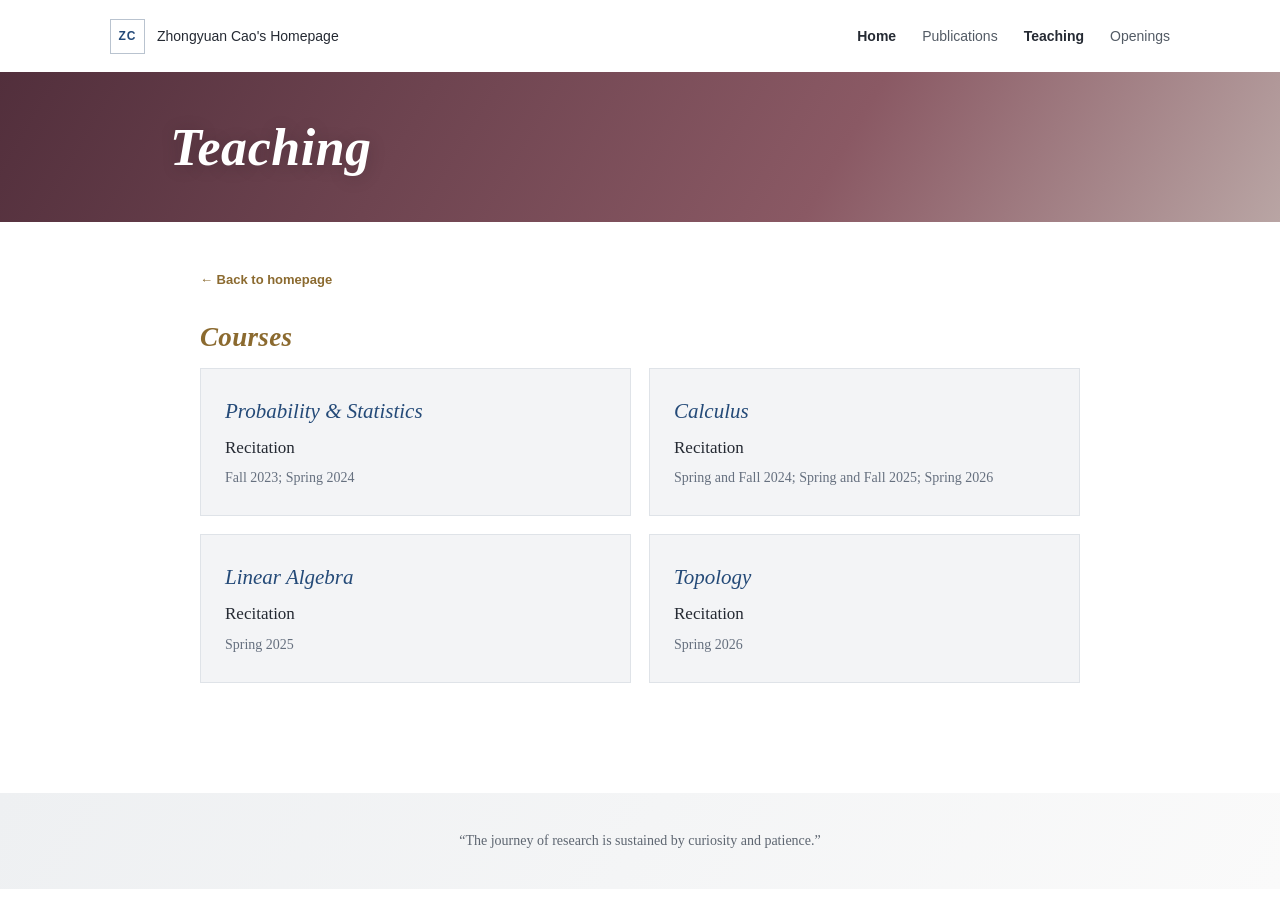
<file: teaching/index.html>
<!DOCTYPE html><html lang="en"><head><meta charSet="utf-8"/><meta name="viewport" content="width=device-width, initial-scale=1"/><link rel="stylesheet" href="/_next/static/css/index.tX0Qceto.css" data-rsc-css-href="/_next/static/css/index.tX0Qceto.css" data-precedence="vite-rsc/importer-resources"/><link rel="modulepreload" fetchPriority="low" href="/_next/static/chunks/index-CrcLUwCl.js"/><script src="/_next/static/chunks/rolldown-runtime-C60lm6uB.js" type="module" async=""></script><script src="/_next/static/chunks/framework-D_rUT4EX.js" type="module" async=""></script><link rel="modulepreload" href="/_next/static/chunks/layout-segment-context-CQhmjbFq.js" crossorigin=""/><title>Teaching · Zhongyuan Cao</title><meta name="description" content="Courses taught by Zhongyuan Cao at New York University Shanghai."/><meta property="og:title" content="Zhongyuan Cao · Applied Mathematics"/><meta property="og:description" content="Mean field games, systemic risk, financial networks, and mathematical control."/><meta property="og:url" content="https://zhyuancao.github.io"/><meta property="og:site_name" content="Zhongyuan Cao&#x27;s Homepage"/><meta property="og:type" content="website"/><meta property="og:image" content="https://zhyuancao.github.io/og.png"/><meta property="og:image:width" content="1536"/><meta property="og:image:height" content="1024"/><meta property="og:image:alt" content="Zhongyuan Cao academic homepage"/><meta name="twitter:card" content="summary_large_image"/><meta name="twitter:title" content="Zhongyuan Cao · Applied Mathematics"/><meta name="twitter:description" content="Mean field games, systemic risk, financial networks, and mathematical control."/><meta name="twitter:image" content="https://zhyuancao.github.io/og.png"/><script>Object.assign(((self[Symbol.for("vinext.navigationRuntime")]??={bootstrap:{routeManifest:null},functions:{}}).bootstrap.rsc??={rsc:[]}),{params:{},nav:{"pathname":"/teaching","searchParams":[]}})</script><link rel="modulepreload" href="/_next/static/chunks/index-CrcLUwCl.js" />
</head><body><main><header class="site-header"><a class="brand" href="/"><span class="brand-mark">ZC</span><span>Zhongyuan Cao&#x27;s Homepage</span></a><nav aria-label="Primary navigation"><a href="/">Home</a><a href="/publications/">Publications</a><a class="active" href="/teaching/">Teaching</a><a href="/openings/">Openings</a></nav></header><section class="subpage-hero teaching-hero"><div><h1>Teaching</h1></div></section><div class="subpage-shell teaching-page"><a class="back-link" href="/">← Back to homepage</a><section class="content-section"><h2>Courses</h2><div class="course-list"><article><h3>Probability &amp; Statistics</h3><p>Recitation</p><time>Fall 2023; Spring 2024</time></article><article><h3>Calculus</h3><p>Recitation</p><time>Spring and Fall 2024; Spring and Fall 2025; Spring 2026</time></article><article><h3>Linear Algebra</h3><p>Recitation</p><time>Spring 2025</time></article><article><h3>Topology</h3><p>Recitation</p><time>Spring 2026</time></article></div></section></div><footer><p>“The journey of research is sustained by curiosity and patience.”</p></footer></main><script type="module" src="/_next/static/chunks/index-CrcLUwCl.js" id="_R_" async=""></script><script>((self[Symbol.for("vinext.navigationRuntime")]??={bootstrap:{routeManifest:null},functions:{}}).bootstrap.rsc??={rsc:[]}).rsc.push("0:{\"page:/teaching\":\"$L1\",\"layout:/\":\"$L2\",\"route:/teaching\":\"$L3\",\"__route\":\"route:/teaching\",\"__interceptionContext\":null,\"__layoutIds\":[\"layout:/\"],\"__rootLayout\":\"/\",\"__bfcacheSegmentIdentities\":{\"layout:/\":\"[\\\"layout\\\",\\\"layout:/\\\",\\\"root-boundary:/\\\",\\\"\\\"]\",\"page:/teaching\":\"[\\\"page\\\",\\\"page:/teaching\\\",\\\"root-boundary:/\\\",\\\"[\\\\\\\"teaching\\\\\\\"]\\\"]\"},\"__srcPage\":[\"teaching\",\"page\"],\"__layoutFlags\":{\"layout:/\":\"s\"},\"__artifactCompatibility\":{\"schemaVersion\":1,\"graphVersion\":\"app-route-graph:cf7cc205f52b9a14\",\"deploymentVersion\":\"fe59cb3f-4dbb-4440-8f34-43a5b59ce64c\",\"appElementsSchemaVersion\":1,\"rscPayloadSchemaVersion\":1,\"rootBoundaryId\":\"/\",\"renderEpoch\":null}}\n")</script><script>((self[Symbol.for("vinext.navigationRuntime")]??={bootstrap:{routeManifest:null},functions:{}}).bootstrap.rsc??={rsc:[]}).rsc.push("4:I[\"106fba514549\",[],\"Children\",1]\n")</script><script>((self[Symbol.for("vinext.navigationRuntime")]??={bootstrap:{routeManifest:null},functions:{}}).bootstrap.rsc??={rsc:[]}).rsc.push("5:I[\"a7a01cbf69cb\",[],\"GlobalErrorBoundary\",1]\n")</script><script>((self[Symbol.for("vinext.navigationRuntime")]??={bootstrap:{routeManifest:null},functions:{}}).bootstrap.rsc??={rsc:[]}).rsc.push("6:I[\"4233bc79d7ec\",[],\"default\",1]\n")</script><script>((self[Symbol.for("vinext.navigationRuntime")]??={bootstrap:{routeManifest:null},functions:{}}).bootstrap.rsc??={rsc:[]}).rsc.push("7:I[\"a7a01cbf69cb\",[],\"ErrorBoundary\",1]\n")</script><script>((self[Symbol.for("vinext.navigationRuntime")]??={bootstrap:{routeManifest:null},functions:{}}).bootstrap.rsc??={rsc:[]}).rsc.push("8:I[\"f3c308c97452\",[],\"LayoutSegmentProvider\",1]\n")</script><script>((self[Symbol.for("vinext.navigationRuntime")]??={bootstrap:{routeManifest:null},functions:{}}).bootstrap.rsc??={rsc:[]}).rsc.push("9:I[\"106fba514549\",[],\"Slot\",1]\n")</script><script>((self[Symbol.for("vinext.navigationRuntime")]??={bootstrap:{routeManifest:null},functions:{}}).bootstrap.rsc??={rsc:[]}).rsc.push("a:I[\"a7a01cbf69cb\",[],\"NotFoundBoundary\",1]\n")</script><script>((self[Symbol.for("vinext.navigationRuntime")]??={bootstrap:{routeManifest:null},functions:{}}).bootstrap.rsc??={rsc:[]}).rsc.push("b:I[\"c96de50483e6\",[],\"AppRouterScrollTarget\",1]\n")</script><script>((self[Symbol.for("vinext.navigationRuntime")]??={bootstrap:{routeManifest:null},functions:{}}).bootstrap.rsc??={rsc:[]}).rsc.push("c:I[\"a7a01cbf69cb\",[],\"RedirectBoundary\",1]\n")</script><script>((self[Symbol.for("vinext.navigationRuntime")]??={bootstrap:{routeManifest:null},functions:{}}).bootstrap.rsc??={rsc:[]}).rsc.push(":HL[\"/_next/static/css/index.tX0Qceto.css\",\"style\"     ]\n")</script><script>((self[Symbol.for("vinext.navigationRuntime")]??={bootstrap:{routeManifest:null},functions:{}}).bootstrap.rsc??={rsc:[]}).rsc.push("2:[[[\"$\",\"link\",\"css:/_next/static/css/index.tX0Qceto.css\",{\"rel\":\"stylesheet\",\"precedence\":\"vite-rsc/importer-resources\",\"href\":\"/_next/static/css/index.tX0Qceto.css\",\"data-rsc-css-href\":\"/_next/static/css/index.tX0Qceto.css\"}],\"$undefined\"],[\"$\",\"html\",null,{\"lang\":\"en\",\"children\":[\"$\",\"body\",null,{\"children\":[\"$\",\"$L4\",null,{}]}]}]]\n")</script><script>((self[Symbol.for("vinext.navigationRuntime")]??={bootstrap:{routeManifest:null},functions:{}}).bootstrap.rsc??={rsc:[]}).rsc.push("3:[[[\"$\",\"meta\",null,{\"charSet\":\"utf-8\"}],[[\"$\",\"title\",\"0\",{\"children\":\"Teaching · Zhongyuan Cao\"}],[\"$\",\"meta\",\"1\",{\"name\":\"description\",\"content\":\"Courses taught by Zhongyuan Cao at New York University Shanghai.\"}],[\"$\",\"meta\",\"2\",{\"property\":\"og:title\",\"content\":\"Zhongyuan Cao · Applied Mathematics\"}],[\"$\",\"meta\",\"3\",{\"property\":\"og:description\",\"content\":\"Mean field games, systemic risk, financial networks, and mathematical control.\"}],[\"$\",\"meta\",\"4\",{\"property\":\"og:url\",\"content\":\"https://zhyuancao.github.io\"}],[\"$\",\"meta\",\"5\",{\"property\":\"og:site_name\",\"content\":\"Zhongyuan Cao's Homepage\"}],[\"$\",\"meta\",\"6\",{\"property\":\"og:type\",\"content\":\"website\"}],[\"$\",\"meta\",\"7\",{\"property\":\"og:image\",\"content\":\"https://zhyuancao.github.io/og.png\"}],[\"$\",\"meta\",\"8\",{\"property\":\"og:image:width\",\"content\":\"1536\"}],[\"$\",\"meta\",\"9\",{\"property\":\"og:image:height\",\"content\":\"1024\"}],[\"$\",\"meta\",\"10\",{\"property\":\"og:image:alt\",\"content\":\"Zhongyuan Cao academic homepage\"}],[\"$\",\"meta\",\"11\",{\"name\":\"twitter:card\",\"content\":\"summary_large_image\"}],[\"$\",\"meta\",\"12\",{\"name\":\"twitter:title\",\"content\":\"Zhongyuan Cao · Applied Mathematics\"}],[\"$\",\"meta\",\"13\",{\"name\":\"twitter:description\",\"content\":\"Mean field games, systemic risk, financial networks, and mathematical control.\"}],[\"$\",\"meta\",\"14\",{\"name\":\"twitter:image\",\"content\":\"https://zhyuancao.github.io/og.png\"}]],[[\"$\",\"meta\",\"0\",{\"name\":\"viewport\",\"content\":\"width=device-width, initial-scale=1\"}]]],[\"$\",\"$L5\",null,{\"fallback\":\"$6\",\"children\":[\"$\",\"$L7\",null,{\"fallback\":\"$6\",\"children\":[\"$\",\"$L8\",null,{\"providerId\":\"layout:/\",\"segmentMap\":{\"children\":[\"teaching\"]},\"children\":[\"$\",\"$L9\",null,{\"id\":\"layout:/\",\"parallelSlots\":\"$undefined\",\"children\":[\"$\",\"$La\",null,{\"resetKey\":\"teaching\",\"fallback\":[[\"$\",\"title\",null,{\"children\":\"404: This page could not be found.\"}],[\"$\",\"div\",null,{\"style\":{\"fontFamily\":\"system-ui,\\\"Segoe UI\\\",Roboto,Helvetica,Arial,sans-serif,\\\"Apple Color Emoji\\\",\\\"Segoe UI Emoji\\\"\",\"height\":\"100vh\",\"textAlign\":\"center\",\"display\":\"flex\",\"flexDirection\":\"column\",\"alignItems\":\"center\",\"justifyContent\":\"center\"},\"children\":[\"$\",\"div\",null,{\"children\":[[\"$\",\"style\",null,{\"dangerouslySetInnerHTML\":{\"__html\":\"body{color:#000;background:#fff;margin:0}.next-error-h1{border-right:1px solid rgba(0,0,0,.3)}@media (prefers-color-scheme:dark){body{color:#fff;background:#000}.next-error-h1{border-right:1px solid rgba(255,255,255,.3)}}\"}}],[\"$\",\"h1\",null,{\"className\":\"next-error-h1\",\"style\":{\"display\":\"inline-block\",\"margin\":\"0 20px 0 0\",\"padding\":\"0 23px 0 0\",\"fontSize\":24,\"fontWeight\":500,\"verticalAlign\":\"top\",\"lineHeight\":\"49px\"},\"children\":404}],[\"$\",\"div\",null,{\"style\":{\"display\":\"inline-block\"},\"children\":[\"$\",\"h2\",null,{\"style\":{\"fontSize\":14,\"fontWeight\":400,\"lineHeight\":\"49px\",\"margin\":0},\"children\":\"This page could not be found.\"}]}]]}]}]],\"children\":[\"$\",\"$Lb\",null,{\"children\":[\"$\",\"$Lc\",null,{\"children\":[[\"$\",\"$L8\",null,{\"providerId\":\"page:/teaching\",\"segmentMap\":{\"children\":[\"__PAGE__\"]},\"children\":[\"$\",\"$L9\",null,{\"id\":\"page:/teaching\"}]}],null]}]}]}]}]}]}]}],null,null]\n")</script><script>((self[Symbol.for("vinext.navigationRuntime")]??={bootstrap:{routeManifest:null},functions:{}}).bootstrap.rsc??={rsc:[]}).rsc.push("1:[\"$\",\"main\",null,{\"children\":[[\"$\",\"header\",null,{\"className\":\"site-header\",\"children\":[[\"$\",\"a\",null,{\"className\":\"brand\",\"href\":\"/\",\"children\":[[\"$\",\"span\",null,{\"className\":\"brand-mark\",\"children\":\"ZC\"}],[\"$\",\"span\",null,{\"children\":\"Zhongyuan Cao's Homepage\"}]]}],[\"$\",\"nav\",null,{\"aria-label\":\"Primary navigation\",\"children\":[[\"$\",\"a\",null,{\"href\":\"/\",\"children\":\"Home\"}],[\"$\",\"a\",null,{\"href\":\"/publications/\",\"children\":\"Publications\"}],[\"$\",\"a\",null,{\"className\":\"active\",\"href\":\"/teaching/\",\"children\":\"Teaching\"}],[\"$\",\"a\",null,{\"href\":\"/openings/\",\"children\":\"Openings\"}]]}]]}],[\"$\",\"section\",null,{\"className\":\"subpage-hero teaching-hero\",\"children\":[\"$\",\"div\",null,{\"children\":[\"$\",\"h1\",null,{\"children\":\"Teaching\"}]}]}],[\"$\",\"div\",null,{\"className\":\"subpage-shell teaching-page\",\"children\":[[\"$\",\"a\",null,{\"className\":\"back-link\",\"href\":\"/\",\"children\":\"← Back to homepage\"}],[\"$\",\"section\",null,{\"className\":\"content-section\",\"children\":[[\"$\",\"h2\",null,{\"children\":\"Courses\"}],[\"$\",\"div\",null,{\"className\":\"course-list\",\"children\":[[\"$\",\"article\",\"Probability \u0026 Statistics\",{\"children\":[[\"$\",\"h3\",null,{\"children\":\"Probability \u0026 Statistics\"}],[\"$\",\"p\",null,{\"children\":\"Recitation\"}],[\"$\",\"time\",null,{\"children\":\"Fall 2023; Spring 2024\"}]]}],[\"$\",\"article\",\"Calculus\",{\"children\":[[\"$\",\"h3\",null,{\"children\":\"Calculus\"}],[\"$\",\"p\",null,{\"children\":\"Recitation\"}],[\"$\",\"time\",null,{\"children\":\"Spring and Fall 2024; Spring and Fall 2025; Spring 2026\"}]]}],[\"$\",\"article\",\"Linear Algebra\",{\"children\":[[\"$\",\"h3\",null,{\"children\":\"Linear Algebra\"}],[\"$\",\"p\",null,{\"children\":\"Recitation\"}],[\"$\",\"time\",null,{\"children\":\"Spring 2025\"}]]}],[\"$\",\"article\",\"Topology\",{\"children\":[[\"$\",\"h3\",null,{\"children\":\"Topology\"}],[\"$\",\"p\",null,{\"children\":\"Recitation\"}],[\"$\",\"time\",null,{\"children\":\"Spring 2026\"}]]}]]}]]}]]}],[\"$\",\"footer\",null,{\"children\":[\"$\",\"p\",null,{\"children\":\"“The journey of research is sustained by curiosity and patience.”\"}]}]]}]\n")</script><script>Object.assign(((self[Symbol.for("vinext.navigationRuntime")]??={bootstrap:{routeManifest:null},functions:{}}).bootstrap.rsc??={rsc:[]}),{"initialCacheKind":"static"});((self[Symbol.for("vinext.navigationRuntime")]??={bootstrap:{routeManifest:null},functions:{}}).bootstrap.rsc??={rsc:[]}).done=true</script></body></html>
</file>
